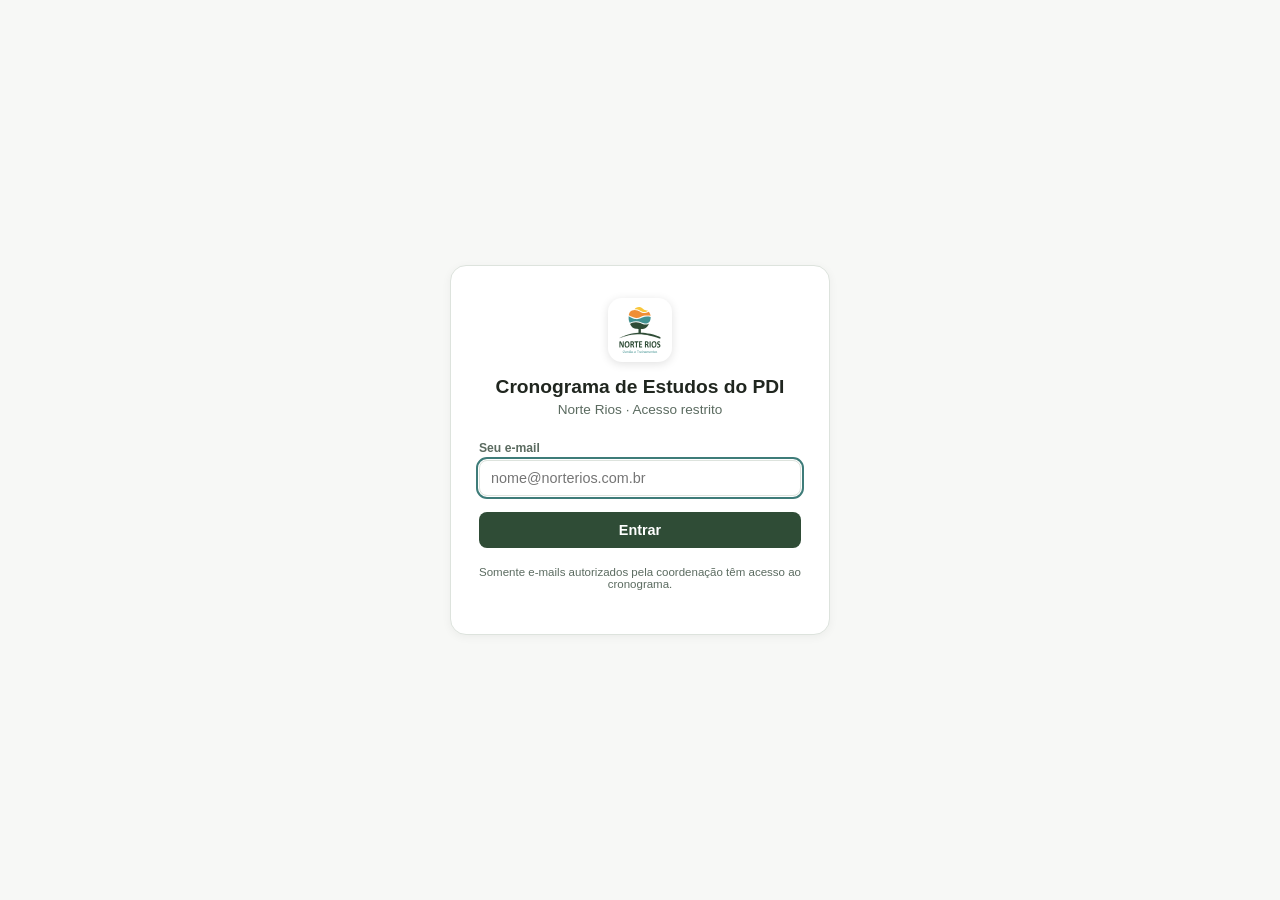
<file: index.html>
<!DOCTYPE html>
<html lang="pt-BR">
<head>
<meta charset="UTF-8">
<meta name="viewport" content="width=device-width, initial-scale=1.0">
<title>Cronograma de Estudos do PDI: Tarcila Virtuozo</title>
<link rel="stylesheet" href="css/theme.css">
<link rel="stylesheet" href="css/main.css">
</head>
<body>
<script src="js/auth-guard.js"></script>

<div class="topbar">
  <button class="tools-toggle" id="toolsToggle">⚙️ Mais opções</button>
  <div class="topbar-inner">
    <div class="logo-badge">
      <img src="assets/img/logo.svg" alt="Norte Rios">
    </div>
    <div>
      <h1>📚 Cronograma de Estudos do PDI</h1>
      <p>Tarcila Virtuozo · Analista Educacional · Norte Rios · Estudo protegido: quarta e sexta, 16h às 18h (4h/semana)</p>
    </div>
  </div>
  <div class="tools-panel" id="toolsPanel">
    <div class="card">
      <div class="tool-row">
        <div class="txt"><b>Guardar uma cópia de tudo que você preencheu</b><span>Baixa um arquivo com seus dados, para o caso de precisar restaurar depois ou levar para outro computador.</span></div>
        <button id="btnExportJson">Guardar cópia</button>
      </div>
      <div class="tool-row">
        <div class="txt"><b>Restaurar uma cópia salva antes</b><span>Escolha o arquivo que você guardou anteriormente para trazer seu progresso de volta.</span></div>
        <button id="btnImportJson">Restaurar cópia</button>
      </div>
      <div class="tool-row">
        <div class="txt"><b>Enviar as sessões de estudo para sua agenda</b><span>Gera um arquivo que o Google Agenda ou o Outlook conseguem abrir, já com os horários de estudo marcados.</span></div>
        <button id="btnExportIcs">Enviar para agenda</button>
      </div>
      <div class="tool-row">
        <div class="txt"><b>Imprimir ou salvar como PDF</b><span>Abre a tela de impressão do navegador.</span></div>
        <button id="btnPrint">Imprimir</button>
      </div>
      <div class="tool-row">
        <div class="txt"><b>Sair</b><span>Encerra sua sessão neste navegador. Seus dados continuam salvos; você só precisa entrar com o e-mail de novo.</span></div>
        <button id="btnLogout">🚪 Sair</button>
      </div>
    </div>
  </div>
  <input type="file" id="fileImport" accept=".json" style="display:none;">
</div>

<div class="wrap">

  <div class="card">
    <div class="ring-wrap">
      <div class="ring" id="progressRing" style="--pct:0;"><div class="ring-inner" id="progressRingLabel">0%</div></div>
      <div class="summary-grid" id="summaryGrid" style="flex:1;"></div>
    </div>
    <div class="small-note" id="summaryNote"></div>
    <div class="next-session" id="nextSessionBox" style="margin-top:10px;"></div>
  </div>

  <div class="tabs">
    <button class="tab-btn active" data-tab="cronograma">Cronograma por mês</button>
    <button class="tab-btn" data-tab="sessoes">Sessões de estudo</button>
    <button class="tab-btn" data-tab="cursos">Cursos e certificados</button>
    <button class="tab-btn" data-tab="indicadores">Indicadores por eixo</button>
    <button class="tab-btn" data-tab="analise">Análise</button>
  </div>

  <div class="tab-panel active" id="tab-cronograma">
    <div class="card small-note">
      Este cronograma <strong>alterna entre os eixos</strong> a cada sessão, em vez de terminar um eixo inteiro para só então começar outro; assim você avança em várias frentes ao mesmo tempo, na ordem de prioridade que você define na aba "Cursos". Ao marcar um curso como concluído, os meses seguintes recalculam sozinhos.
    </div>
    <div id="scheduleContainer"></div>
  </div>

  <div class="tab-panel" id="tab-sessoes">
    <div class="card">
      <h3 style="margin-top:0;">Registrar sessão de estudo</h3>
      <div class="form-grid">
        <div><label>Data</label><input type="date" id="sessDate"></div>
        <div><label>Curso</label><select id="sessCourse"></select></div>
        <div><label>Horas estudadas</label><input type="number" id="sessHoras" value="2" min="0" max="8" step="0.5"></div>
        <div><label>Notas (opcional)</label><input type="text" id="sessNotas" placeholder="o que foi visto"></div>
        <div><button class="btn-primary" id="btnAddSession">Registrar sessão</button></div>
      </div>
      <div style="margin-top:10px;">
        <button class="btn-secondary" id="btnMarkSkip">🚫 Marcar esta data como feriado/pausa (sem estudo)</button>
      </div>
    </div>

    <div class="card">
      <div class="streak-box">
        <div class="streak-chip"><div class="n" id="streakCurrent">0</div><div class="l">sequência atual</div></div>
        <div class="streak-chip"><div class="n" id="streakBest">0</div><div class="l">melhor sequência</div></div>
        <div class="streak-chip"><div class="n" id="totalSessions">0</div><div class="l">sessões registradas</div></div>
        <div class="streak-chip"><div class="n" id="totalHorasLogadas">0h</div><div class="l">horas estudadas (real)</div></div>
      </div>
      <div class="small-note">Últimas ~20 semanas (quartas e sextas). Quadrados mais escuros = mais horas estudadas naquele dia.</div>
      <div class="heatmap" id="heatmap"></div>
    </div>

    <div class="card">
      <h3 style="margin-top:0;">Histórico de sessões</h3>
      <div id="sessionsList"></div>
    </div>

    <div class="card">
      <h3 style="margin-top:0;">Feriados / pausas marcadas</h3>
      <div id="skipList"></div>
      <div class="small-note" id="skipEmptyNote" style="display:none;">Nenhuma data marcada como pausa.</div>
    </div>
  </div>

  <div class="tab-panel" id="tab-cursos">
    <div class="card" style="border:2px dashed var(--teal);">
      <h3 style="margin-top:0;">➕ Adicionar novo curso</h3>
      <div class="small-note" style="margin-top:-4px; margin-bottom:10px;">Encontrou um curso novo que quer fazer? Adicione aqui a qualquer momento; ele entra na lista de cursos e no rodízio do cronograma.</div>
      <div class="form-grid">
        <div><label>Nome do curso</label><input type="text" id="newCourseNome"></div>
        <div><label>Instituição</label><input type="text" id="newCourseInst"></div>
        <div><label>Eixo</label><select id="newCourseEixo"></select></div>
        <div><label>Carga horária (h)</label><input type="number" id="newCourseCh" min="1"></div>
        <div><button class="btn-primary" id="btnAddCourse">Adicionar curso</button></div>
      </div>
    </div>

    <div class="card">
      <div class="filters">
        <input type="text" id="searchCourse" placeholder="🔎 buscar curso...">
        <select id="filterEixo"><option value="">Todos os eixos</option></select>
        <select id="filterStatus">
          <option value="">Todos os status</option>
          <option value="pendente">Pendente</option>
          <option value="andamento">Em andamento</option>
          <option value="concluido">Concluído</option>
        </select>
        <span class="saved-flag" id="savedFlag">Alterações salvas ✓</span>
      </div>
      <div class="small-note" style="margin-bottom:10px;">Segure a alça <strong>☰</strong> e arraste o curso para qualquer posição da lista; funciona com o dedo no celular também. A ordem aqui decide qual eixo entra em cada troca de curso no cronograma. Todos os campos abaixo são editáveis direto no cartão.</div>
      <div id="coursesCards"></div>
    </div>
  </div>

  <div class="tab-panel" id="tab-indicadores">
    <div class="card small-note">
      Um retrato rápido de cada eixo: quanto já foi feito, quanto falta, e o ritmo real de estudo naquele eixo.
    </div>
    <div id="indicadoresGrid" class="ind-grid"></div>
    <div class="card">
      <h3 style="margin-top:0;">🎓 Meus certificados</h3>
      <div id="certList"></div>
      <div class="small-note" id="certEmptyNote" style="display:none;">Nenhum certificado anotado ainda. Preencha o campo "Certificado" nos cartões de curso conforme for concluindo.</div>
    </div>
  </div>

  <div class="tab-panel" id="tab-analise">
    <div class="card">
      <h3 style="margin-top:0;">Cursos concluídos por mês</h3>
      <table class="an-table" id="monthlyAnalysisTable">
        <thead><tr><th>Mês/Ano</th><th>Cursos concluídos</th><th>Horas concluídas</th></tr></thead>
        <tbody></tbody>
      </table>
      <div class="small-note" id="noConcludedNote" style="display:none;">Nenhum curso marcado como concluído ainda.</div>
    </div>
    <div class="card">
      <h3 style="margin-top:0;">Progresso por eixo</h3>
      <div id="eixoProgress"></div>
    </div>
    <div class="card">
      <h3 style="margin-top:0;">Horas realmente estudadas por mês</h3>
      <div id="planReal"></div>
    </div>
  </div>

  <div class="footer-note">Dados salvos automaticamente neste navegador, conforme você edita.</div>
</div>
<div class="toast" id="toast"></div>
<button class="logout-fab" id="btnLogoutFab" title="Sair do cronograma">🚪 Sair</button>

<div class="modal-bg" id="fallbackModal">
  <div class="modal">
    <h3 style="margin-top:0;">Copie o conteúdo abaixo</h3>
    <p class="small-note">Não consegui salvar o arquivo automaticamente aqui. Copie o texto e cole num arquivo novo chamado <span id="fallbackFilename"></span>.</p>
    <textarea id="fallbackText" readonly></textarea>
    <div style="text-align:right; margin-top:8px;"><button class="btn-secondary" onclick="document.getElementById('fallbackModal').classList.remove('show')">Fechar</button></div>
  </div>
</div>

<script src="js/data.js"></script>
<script src="js/state.js"></script>
<script src="js/scheduler.js"></script>
<script src="js/render-summary.js"></script>
<script src="js/render-schedule.js"></script>
<script src="js/dnd.js"></script>
<script src="js/render-courses.js"></script>
<script src="js/render-sessions.js"></script>
<script src="js/render-analysis.js"></script>
<script src="js/render-indicadores.js"></script>
<script src="js/io.js"></script>
<script src="js/app.js"></script>
</body>
</html>
</file>
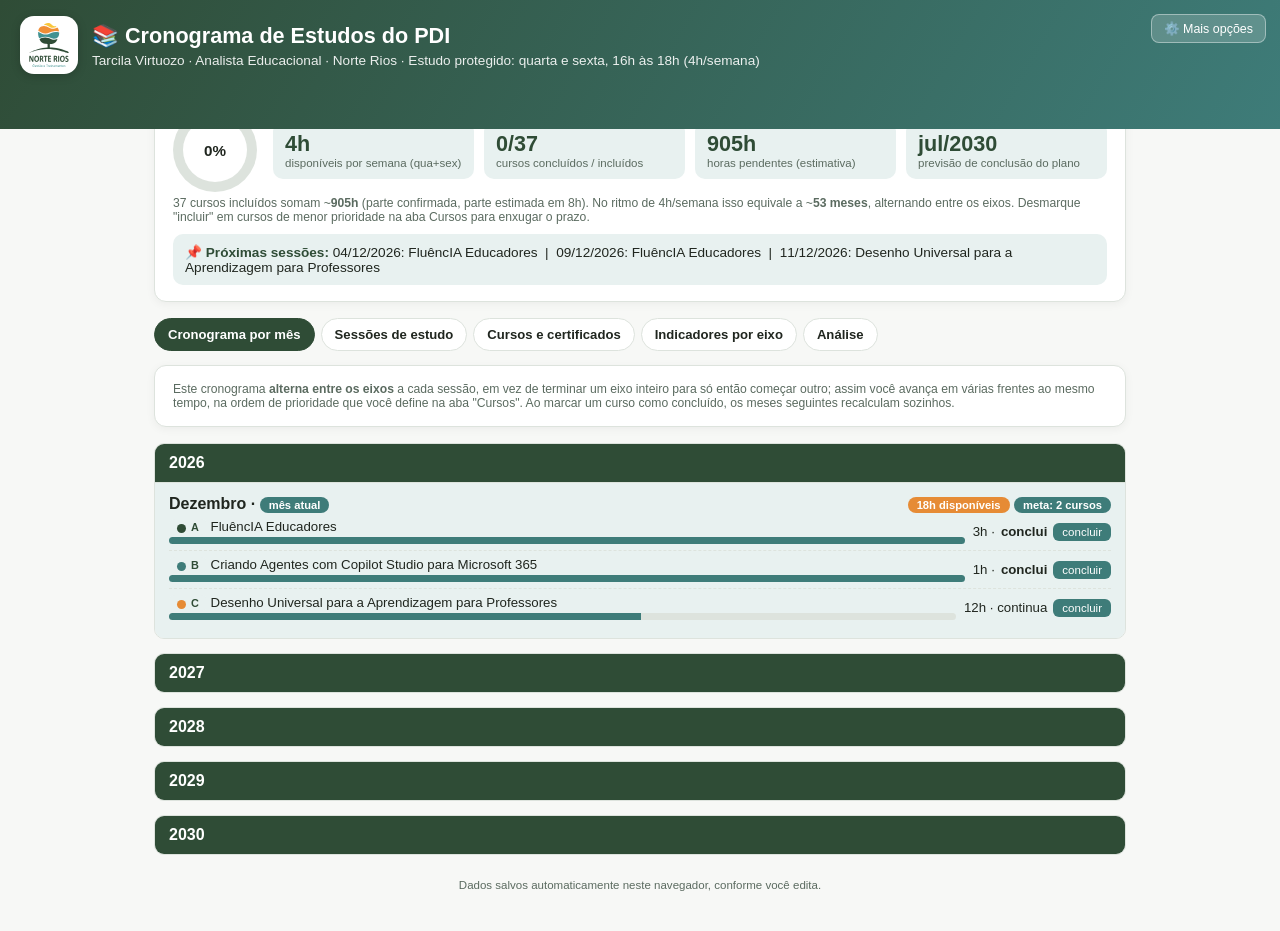
<file: cronograma_pdi_completo.html>
<!DOCTYPE html>
<html lang="pt-BR">
<head>
<meta charset="UTF-8">
<meta name="viewport" content="width=device-width, initial-scale=1.0">
<title>Cronograma de Estudos do PDI: Tarcila Virtuozo</title>
<style>
  :root{
    --dark-green:#2F4C36; --orange:#E68B35; --teal:#3E7C79; --light-teal:#E8F1F0;
    --bg:#F7F8F6; --card-bg:#FFFFFF; --text:#20261F; --muted:#5B6B60; --border:#DDE3DD;
  }
  @media (prefers-color-scheme: dark){
    :root:not([data-theme="light"]){ --bg:#181D19; --card-bg:#212823; --text:#EAF0EA; --muted:#9FB0A4; --border:#333D35; --light-teal:#243330; }
  }
  :root[data-theme="dark"]{ --bg:#181D19; --card-bg:#212823; --text:#EAF0EA; --muted:#9FB0A4; --border:#333D35; --light-teal:#243330; }
  *{box-sizing:border-box;}
  body{margin:0; font-family:Calibri,'Segoe UI',Arial,sans-serif; background:var(--bg); color:var(--text);}
  .topbar{background:linear-gradient(120deg,var(--dark-green),var(--teal)); color:#fff; padding:16px 20px 55px; position:relative;}
  .topbar h1{margin:0; font-size:1.35rem;}
  .topbar p{margin:4px 0 0; opacity:.9; font-size:.85rem;}
  .wrap{max-width:1000px; margin:-38px auto 40px; padding:0 14px;}
  .card{background:var(--card-bg); border:1px solid var(--border); border-radius:12px; padding:16px 18px; margin-bottom:16px; box-shadow:0 2px 10px rgba(0,0,0,.05); transition:box-shadow .2s;}
  .summary-grid{display:grid; grid-template-columns:repeat(auto-fit,minmax(150px,1fr)); gap:10px;}
  .stat{background:var(--light-teal); border-radius:10px; padding:10px 12px;}
  .stat .num{font-size:1.35rem; font-weight:700; color:var(--dark-green);}
  .stat .lbl{font-size:.72rem; color:var(--muted);}
  .ring-wrap{display:flex; align-items:center; gap:16px; flex-wrap:wrap;}
  .ring{width:84px; height:84px; border-radius:50%; display:flex; align-items:center; justify-content:center; flex:none;
        background:conic-gradient(var(--teal) calc(var(--pct)*1%), var(--border) 0); transition:background 1s;}
  .ring-inner{width:64px; height:64px; border-radius:50%; background:var(--card-bg); display:flex; align-items:center; justify-content:center; font-weight:700; font-size:.95rem;}
  .next-session{background:var(--light-teal); border-radius:10px; padding:10px 12px; font-size:.85rem;}
  .next-session b{color:var(--dark-green);}
  .tabs{display:flex; gap:6px; margin:14px 0; flex-wrap:wrap;}
  .tab-btn{background:var(--card-bg); border:1px solid var(--border); color:var(--text); padding:8px 13px; border-radius:999px; cursor:pointer; font-size:.82rem; font-weight:600; transition:transform .12s;}
  .tab-btn:hover{transform:translateY(-1px);}
  .tab-btn.active{background:var(--dark-green); color:#fff; border-color:var(--dark-green);}
  .tab-panel{display:none; animation:fadein .25s ease;} .tab-panel.active{display:block;}
  @keyframes fadein{from{opacity:0; transform:translateY(4px);} to{opacity:1; transform:translateY(0);}}
  details.year-block{margin-bottom:14px; border:1px solid var(--border); border-radius:10px; overflow:hidden;}
  details.year-block summary{background:var(--dark-green); color:#fff; padding:10px 14px; cursor:pointer; font-weight:700; list-style:none;}
  details.year-block summary::-webkit-details-marker{display:none;}
  .month-card{border-top:1px solid var(--border); padding:12px 14px;}
  .month-card.current{background:var(--light-teal);}
  .month-head{display:flex; justify-content:space-between; align-items:center; flex-wrap:wrap; gap:6px;}
  .month-head h4{margin:0; font-size:1rem;}
  .badge{display:inline-block; background:var(--orange); color:#fff; font-size:.7rem; font-weight:700; padding:2px 9px; border-radius:999px;}
  .badge.alt{background:var(--teal);}
  .course-line{display:flex; justify-content:space-between; gap:8px; padding:6px 0; border-bottom:1px dashed var(--border); font-size:.83rem;}
  .course-line:last-child{border-bottom:none;}
  .course-line .name{flex:1;}
  .progress-bar{background:var(--border); border-radius:6px; height:7px; overflow:hidden; margin-top:3px;}
  .progress-fill{background:var(--teal); height:100%; transition:width .4s;}
  select,input[type=text],input[type=date],input[type=number],textarea{
    font-family:inherit; font-size:.85rem; padding:6px 8px; border:1px solid var(--border); border-radius:7px; background:var(--card-bg); color:var(--text); width:100%;
  }
  textarea{resize:vertical; min-height:38px;}
  .filters{display:flex; gap:8px; margin-bottom:12px; flex-wrap:wrap; align-items:center;}
  .filters select, .filters input[type=text]{width:auto; min-width:150px;}
  .eixo-tag{font-size:.68rem; font-weight:700; padding:2px 8px; border-radius:6px; background:var(--light-teal); color:var(--dark-green); white-space:nowrap;}
  .saved-flag{font-size:.75rem; color:var(--teal); font-weight:600; opacity:0; transition:opacity .3s;}
  .saved-flag.show{opacity:1;}
  .small-note{font-size:.76rem; color:var(--muted); margin-top:4px;}
  .an-table{width:100%; border-collapse:collapse; font-size:.85rem;}
  .an-table th,.an-table td{border:1px solid var(--border); padding:6px 8px; text-align:left;}
  .an-table th{background:var(--light-teal);}
  .an-table td.num{text-align:right; font-variant-numeric:tabular-nums;}
  .eixo-progress-row{display:flex; align-items:center; gap:8px; margin-bottom:8px;}
  .eixo-progress-row .name{width:230px; font-size:.83rem;}
  .eixo-progress-row .bar-wrap{flex:1;}
  .eixo-progress-row .pct{width:50px; text-align:right; font-size:.78rem; font-weight:700;}
  .eixo-dot{display:inline-block; width:9px; height:9px; border-radius:50%; margin-right:5px; vertical-align:middle;}
  .ind-grid{display:grid; grid-template-columns:repeat(auto-fit,minmax(230px,1fr)); gap:12px; margin-bottom:16px;}
  .ind-card{background:var(--card-bg); border:1px solid var(--border); border-left:5px solid var(--teal); border-radius:10px; padding:12px 14px;}
  .ind-card h4{margin:0 0 8px; font-size:.92rem; display:flex; align-items:center;}
  .ind-card .ind-row{display:flex; justify-content:space-between; font-size:.8rem; margin-bottom:4px;}
  .ind-card .ind-row b{color:var(--dark-green);}
  .ind-card .ind-pace{margin-top:6px; font-size:.74rem; color:var(--muted); border-top:1px dashed var(--border); padding-top:6px;}
  .complete-btn{background:var(--teal); color:#fff; border:none; border-radius:6px; padding:3px 9px; font-size:.72rem; cursor:pointer; white-space:nowrap;}
  .complete-btn:hover{background:var(--dark-green);}
  .complete-btn[disabled]{background:var(--border); cursor:default;}
  .course-card.card-done{border-left:5px solid var(--teal); background:var(--light-teal);}
  .course-card.card-done .course-name{text-decoration:line-through; opacity:.75;}
  .toast{
    position:fixed; left:50%; bottom:24px; transform:translateX(-50%) translateY(20px);
    background:var(--dark-green); color:#fff; padding:12px 22px; border-radius:999px; font-weight:700; font-size:.9rem;
    box-shadow:0 6px 20px rgba(0,0,0,.25); opacity:0; pointer-events:none; transition:opacity .25s, transform .25s; z-index:80;
  }
  .toast.show{opacity:1; transform:translateX(-50%) translateY(0);}
  .btn-primary{background:var(--dark-green); color:#fff; border:none; padding:9px 18px; border-radius:8px; cursor:pointer; font-weight:600; font-size:.88rem;}
  .btn-primary:hover{opacity:.9;}
  .btn-secondary{background:var(--card-bg); color:var(--text); border:1px solid var(--border); padding:8px 15px; border-radius:8px; cursor:pointer; font-size:.85rem;}
  .btn-secondary:hover{background:var(--light-teal);}
  .form-grid{display:grid; grid-template-columns:repeat(auto-fit,minmax(140px,1fr)); gap:10px; align-items:end;}
  .form-grid label{font-size:.74rem; color:var(--muted); display:block; margin-bottom:3px;}
  .session-item{display:flex; justify-content:space-between; gap:8px; align-items:center; padding:8px 0; border-bottom:1px solid var(--border); font-size:.85rem;}
  .streak-box{display:flex; gap:14px; flex-wrap:wrap; margin-bottom:14px;}
  .streak-chip{background:var(--light-teal); border-radius:10px; padding:10px 16px; text-align:center;}
  .streak-chip .n{font-size:1.5rem; font-weight:800; color:var(--orange);}
  .streak-chip .l{font-size:.72rem; color:var(--muted);}
  .heatmap{display:grid; grid-template-columns:repeat(20,14px); gap:3px; margin-top:8px;}
  .heat-cell{width:14px; height:14px; border-radius:3px; background:var(--border);}
  .heat-1{background:#bcd9d3;} .heat-2{background:#7fb3ab;} .heat-3{background:var(--teal);} .heat-4{background:var(--dark-green);}
  .skip-list-item{display:flex; justify-content:space-between; padding:4px 0; font-size:.8rem; border-bottom:1px dashed var(--border);}
  .footer-note{font-size:.72rem; color:var(--muted); text-align:center; margin:24px 0 6px;}
  .iconbtn{background:none; border:1px solid var(--border); border-radius:6px; cursor:pointer; padding:3px 7px; font-size:.8rem; color:var(--text);}
  .iconbtn:hover{background:var(--light-teal);}

  /* course cards */
  .course-card{
    background:var(--card-bg); border:1px solid var(--border); border-radius:10px; padding:12px 14px; margin-bottom:10px;
    cursor:grab; transition:transform .15s, box-shadow .15s;
  }
  .course-card.dragging{opacity:.4;}
  .course-card.drag-over{border-color:var(--teal); box-shadow:0 0 0 2px var(--teal) inset;}
  .course-card-head{display:flex; align-items:center; gap:8px; flex-wrap:wrap;}
  .drag-handle{color:var(--muted); cursor:grab; font-size:1.5rem; user-select:none; touch-action:none; padding:6px 10px; margin:-6px 0 -6px -6px; border-radius:6px;}
  .drag-handle:active{cursor:grabbing; background:var(--light-teal);}
  .course-card-head .course-name{font-weight:700; flex:1; min-width:180px;}
  .ch-input{width:70px; display:inline-block;}
  .course-card-body{display:grid; grid-template-columns:repeat(auto-fit,minmax(160px,1fr)); gap:8px; margin-top:10px;}
  .course-card-body label{font-size:.72rem; color:var(--muted); display:block; margin-bottom:2px;}
  .inst-line{font-size:.76rem; color:var(--muted); margin-top:2px; margin-left:24px;}
  .status-select.st-concluido{border-color:var(--teal); background:var(--light-teal);}

  /* tools panel */
  .tools-toggle{
    position:absolute; right:14px; top:14px; background:rgba(255,255,255,.18); border:1px solid rgba(255,255,255,.4);
    color:#fff; padding:6px 12px; border-radius:8px; font-size:.78rem; cursor:pointer;
  }
  .tools-toggle:hover{background:rgba(255,255,255,.3);}
  .tools-panel{display:none; margin-top:10px;}
  .tools-panel.show{display:block;}
  .tools-panel .card{background:rgba(255,255,255,.12); border:1px solid rgba(255,255,255,.3); box-shadow:none;}
  .tool-row{display:flex; align-items:center; gap:10px; padding:8px 0; border-bottom:1px solid rgba(255,255,255,.2); flex-wrap:wrap;}
  .tool-row:last-child{border-bottom:none;}
  .tool-row .txt{flex:1; min-width:200px;}
  .tool-row .txt b{display:block; font-size:.88rem;}
  .tool-row .txt span{font-size:.76rem; opacity:.85;}
  .tools-panel button{background:rgba(255,255,255,.9); color:var(--dark-green); border:none; padding:7px 14px; border-radius:7px; font-weight:600; cursor:pointer; font-size:.8rem;}
  .topbar-inner{display:flex; align-items:center; gap:14px;}
  .logo-badge{
    background:#fff; border-radius:14px; padding:7px; width:58px; height:58px; flex:none;
    display:flex; align-items:center; justify-content:center; box-shadow:0 2px 10px rgba(0,0,0,.18);
  }
  .logo-badge svg{width:100%; height:100%; display:block;}

  .modal-bg{position:fixed; inset:0; background:rgba(0,0,0,.5); display:none; align-items:center; justify-content:center; z-index:50; padding:16px;}
  .modal-bg.show{display:flex;}
  .modal{background:var(--card-bg); border-radius:12px; padding:18px; max-width:560px; width:100%; max-height:80vh; overflow:auto;}
  .modal textarea{height:160px; font-family:monospace; font-size:.75rem;}

  @media print{
    .tools-toggle, .tabs, .btn-primary, .btn-secondary, input, select, .drag-handle{display:none !important;}
    .tab-panel{display:block !important;}
    body{background:#fff;}
  }
</style>
</head>
<body>

<div class="topbar">
  <button class="tools-toggle" id="toolsToggle">⚙️ Mais opções</button>
  <div class="topbar-inner">
    <div class="logo-badge">
<svg width="617" height="688" viewBox="0 0 617 688" fill="none" xmlns="http://www.w3.org/2000/svg">
<path d="M295.146 0.506506C315.551 0.809573 329.783 9.34436 342.364 19.2498C345.507 21.7244 348.549 24.2871 351.557 26.8266C354.567 29.3679 357.542 31.8854 360.558 34.2804C366.59 39.0704 372.768 43.3507 379.665 46.3037C391.568 51.4007 401.081 51.6518 408.072 51.3785C411.544 51.2427 414.483 50.97 416.734 51.1155C419.002 51.2621 420.779 51.8421 421.785 53.5765C422.31 54.4827 422.35 55.5417 422.012 56.6476C421.676 57.7459 420.962 58.9167 419.934 60.1083C417.876 62.4931 414.486 65.0504 410.01 67.3866C401.051 72.0632 387.646 75.9031 371.567 75.6643C350.207 75.347 334.649 68.7507 320.316 60.8537C305.962 52.9454 292.931 43.7988 276.461 38.2234C261.852 33.2784 249.67 32.6002 241.453 32.6649C239.398 32.6811 237.59 32.7433 236.05 32.7976C234.516 32.8516 233.233 32.8984 232.248 32.8798C231.755 32.8705 231.322 32.8446 230.96 32.7923C230.607 32.7413 230.277 32.6593 230.02 32.5107C229.741 32.3496 229.516 32.0865 229.493 31.7098C229.473 31.3822 229.615 31.0667 229.794 30.7894C230.992 28.9353 233.772 26.0947 237.7 22.9001C241.642 19.6948 246.778 16.1026 252.724 12.75C264.608 6.04906 279.775 0.278236 295.146 0.506506Z" fill="#F9C63B" stroke="#F9C63B"/>
<path d="M314.928 149.738C294.418 158.43 274.198 165.848 249.572 164.089C232.666 162.881 211.092 155.973 191.083 147.636C171.067 139.295 152.563 129.5 141.782 122.479L141.526 122.312L141.557 122.009V122.003C141.558 121.999 141.558 121.993 141.559 121.985C141.561 121.97 141.564 121.947 141.567 121.918C141.573 121.859 141.584 121.772 141.597 121.658C141.624 121.43 141.666 121.094 141.726 120.66C141.846 119.793 142.035 118.534 142.318 116.967C142.883 113.832 143.818 109.455 145.299 104.487C148.259 94.5604 153.412 82.227 162.187 72.7207C177.288 56.3609 202.425 45.0606 229.554 45.0605C256.7 45.0605 279.874 56.6649 329.333 81.6445C353.928 94.0658 380.161 91.6987 400.539 86.1436C410.723 83.3672 419.431 79.7983 425.718 76.8955C428.861 75.4444 431.399 74.1603 433.215 73.2246C434.12 72.7583 434.855 72.3737 435.388 72.1025C435.655 71.9667 435.879 71.8555 436.053 71.7744C436.208 71.7023 436.375 71.6289 436.502 71.6016C436.734 71.5518 436.98 71.5815 437.208 71.6426C437.443 71.7052 437.697 71.8105 437.964 71.9492C438.499 72.2267 439.132 72.6612 439.839 73.2422C441.256 74.4063 443.015 76.1974 444.937 78.6191C448.783 83.4654 453.308 90.8686 457.076 100.915C460.83 110.927 463.087 118.325 464.28 123.353C464.876 125.864 465.209 127.797 465.33 129.175C465.39 129.862 465.399 130.428 465.355 130.865C465.333 131.084 465.296 131.284 465.24 131.458C465.185 131.627 465.101 131.805 464.961 131.944L464.895 132.001C464.737 132.119 464.554 132.139 464.464 132.145C464.332 132.153 464.181 132.142 464.027 132.123C463.716 132.084 463.301 132 462.797 131.883C461.79 131.649 460.337 131.266 458.49 130.808C454.78 129.888 449.39 128.642 442.41 127.583C428.45 125.465 408.122 124.093 382.174 127.586C356.257 131.075 335.454 141.04 314.928 149.738Z" fill="#F08E35" stroke="#F08E35"/>
<path d="M140.715 139.572C140.741 139.578 140.759 139.583 140.763 139.584C140.785 139.59 140.803 139.599 140.815 139.603C140.84 139.613 140.867 139.625 140.89 139.635C140.937 139.658 140.999 139.688 141.072 139.725C141.22 139.801 141.431 139.912 141.699 140.053C142.236 140.338 143.014 140.755 144.006 141.285C145.992 142.347 148.846 143.866 152.369 145.699C159.416 149.365 169.145 154.282 179.982 159.294C201.683 169.328 227.746 179.695 245.649 181.186C281.508 184.174 299.879 174.239 342.413 156.224C384.362 138.458 432.616 138.663 465.214 148.243L466.755 148.707L467.086 148.808L467.106 149.155V149.157C467.107 149.158 467.107 149.16 467.107 149.163C467.108 149.168 467.108 149.176 467.108 149.186C467.11 149.207 467.111 149.237 467.113 149.276C467.118 149.355 467.124 149.473 467.131 149.627C467.145 149.934 467.165 150.388 467.185 150.971C467.224 152.139 467.266 153.83 467.271 155.926C467.282 160.116 467.15 165.929 466.579 172.416C465.439 185.367 462.544 201.098 455.473 211.957C439.366 236.692 412.719 247.575 381.086 246.184C373.137 245.835 364.3 243.458 354.71 240.143C345.125 236.83 334.722 232.556 323.682 228.404C301.567 220.088 276.771 212.215 250.126 213.184C196.732 215.126 161.263 234.52 157.319 236.984L156.918 237.235L156.646 236.848C150.592 228.273 142.62 210.191 140.111 188.117C138.858 177.085 138.746 165.059 139.003 155.797C139.131 151.164 139.352 147.218 139.569 144.427C139.678 143.033 139.786 141.924 139.881 141.159C139.928 140.779 139.974 140.474 140.017 140.26C140.037 140.157 140.06 140.057 140.088 139.975C140.1 139.938 140.122 139.877 140.159 139.817C140.177 139.787 140.214 139.735 140.271 139.685C140.33 139.635 140.445 139.56 140.607 139.56L140.715 139.572Z" fill="#429291" stroke="#429291"/>
<path d="M164.808 251.198C175.17 244.392 209.673 227.661 249.566 228.561C290.251 229.478 309.435 238.118 328.011 246.487C339.845 251.819 351.401 257.024 368.144 260.068C395.525 265.047 418.856 260.069 439.262 249.023L440.217 248.508L439.99 249.568C433.952 277.745 410.844 301.684 392.275 313.882C363.906 332.517 337.996 327.838 321.554 327.741V383.325C365.052 384.45 406.654 389.284 460.153 400.07C491.18 406.326 523.452 415.832 549.778 424.774C576.09 433.712 596.503 442.099 603.795 446.122C611.124 450.165 614.628 454.894 615.543 459.207C616.459 463.524 614.758 467.349 611.848 469.465C610.624 470.355 609.013 470.745 607.027 470.756C605.041 470.767 602.632 470.399 599.77 469.726C594.047 468.379 586.392 465.783 576.451 462.412L576.448 462.411L576.438 462.407H576.437L576.428 462.404H576.427C571.636 460.78 566.308 458.973 560.398 457.035C529.9 447.036 392.474 404.063 267.07 408.06C150.391 411.778 34.5559 453.563 7.31201 463.392L7.31006 463.393L7.29736 463.396C5.26879 464.128 3.7281 464.685 2.71729 465.033C2.25988 465.191 1.89498 465.306 1.62451 465.377C1.49033 465.412 1.36847 465.44 1.26514 465.455C1.21359 465.463 1.15764 465.469 1.10205 465.47C1.05299 465.471 0.97063 465.468 0.881348 465.44C0.794261 465.413 0.609141 465.329 0.530762 465.107C0.458251 464.902 0.533853 464.732 0.567871 464.668C0.635848 464.541 0.748394 464.447 0.810059 464.396C0.963676 464.271 1.2031 464.116 1.50244 463.938C2.71369 463.221 5.28595 461.914 8.92334 460.167C16.2115 456.667 27.8489 451.369 41.6274 445.421C69.1797 433.526 105.328 419.016 132.414 411.08C189.037 394.49 239.139 384.892 286.554 383.298V327.431C277.019 327.914 263.573 327.406 249.904 325.381C235.988 323.319 221.795 319.684 211.26 313.902C182.12 297.91 168.107 273.301 161.58 253.719L161.453 253.338L161.797 253.132C162.582 252.661 163.582 252.003 164.808 251.198Z" fill="#2F4C36" stroke="#2F4C36"/>
<path d="M68.3716 650.85C72.358 650.85 75.5538 651.729 77.9585 653.488C80.3793 655.231 82.0099 657.854 82.8491 661.357L78.6362 662.542C77.9745 659.992 76.7883 658.08 75.0776 656.805C73.3669 655.514 71.1314 654.868 68.3716 654.868C64.0948 654.868 60.8667 656.176 58.688 658.79C56.5094 661.405 55.4204 664.827 55.4204 669.055C55.4204 672.218 55.9447 674.848 56.9937 676.946C58.0588 679.044 59.6242 680.635 61.6899 681.716C63.7718 682.781 66.0314 683.314 68.4683 683.314C72.1801 683.314 75.6342 682.095 78.8296 679.658V673.073H68.3716V668.837H83.3813V681.982C78.9108 685.694 74.0202 687.55 68.7104 687.55C63.2717 687.55 58.8822 685.895 55.5415 682.587C52.2168 679.262 50.5542 674.848 50.5542 669.345C50.5542 665.988 51.2319 662.865 52.5874 659.977C53.9592 657.072 55.9689 654.828 58.6157 653.246C61.2786 651.648 64.5306 650.85 68.3716 650.85ZM100.57 660.678C102.442 660.678 104.242 661.09 105.968 661.913C107.711 662.736 109.188 664.14 110.398 666.125C111.608 668.094 112.213 671.12 112.213 675.203H92.9683C93.1458 678.044 93.9528 680.215 95.3892 681.716C96.8415 683.217 98.6488 683.967 100.811 683.967C102.473 683.967 103.87 683.532 105 682.66C106.129 681.773 106.993 680.44 107.59 678.665L112.069 679.222C111.343 681.901 110.01 683.959 108.074 685.396C106.137 686.832 103.716 687.55 100.811 687.55C96.954 687.55 93.936 686.372 91.7573 684.016C89.5947 681.643 88.5132 678.407 88.5132 674.308C88.5132 670.257 89.5627 666.973 91.6606 664.455C93.7749 661.937 96.7448 660.678 100.57 660.678ZM125.868 660.678C128.934 660.678 131.315 661.284 133.009 662.494C134.72 663.689 135.745 665.48 136.083 667.868L131.823 668.449C131.629 667.045 131.056 665.996 130.104 665.302C129.168 664.592 127.86 664.237 126.182 664.237C124.52 664.237 123.172 664.519 122.139 665.084C121.122 665.649 120.615 666.473 120.615 667.554C120.615 668.57 121.018 669.297 121.825 669.733C122.648 670.168 124.262 670.701 126.667 671.33C129.378 672.024 131.403 672.637 132.743 673.17C134.098 673.703 135.148 674.453 135.89 675.421C136.649 676.373 137.028 677.705 137.028 679.416C137.028 681.708 136.091 683.636 134.219 685.201C132.347 686.767 129.846 687.55 126.715 687.55C123.455 687.55 120.905 686.864 119.065 685.492C117.241 684.104 116.119 682.03 115.7 679.271L120.034 678.617C120.26 680.409 120.921 681.748 122.018 682.636C123.132 683.524 124.681 683.967 126.667 683.967C128.571 683.967 130.032 683.572 131.048 682.781C132.065 681.974 132.574 680.998 132.574 679.852C132.574 679.077 132.34 678.455 131.872 677.987C131.404 677.519 130.814 677.172 130.104 676.946C129.41 676.704 127.836 676.285 125.383 675.688C121.736 674.816 119.323 673.759 118.145 672.517C116.983 671.274 116.402 669.789 116.402 668.062C116.402 665.915 117.258 664.148 118.968 662.76C120.679 661.372 122.979 660.678 125.868 660.678ZM166.999 660.678C170.081 660.678 172.341 661.138 173.777 662.058C175.229 662.962 176.117 664.06 176.44 665.351C176.779 666.642 176.948 668.305 176.948 670.338V676.196C176.948 679.763 177.013 682.159 177.142 683.386C177.287 684.596 177.69 685.783 178.352 686.944H173.777C173.357 686.138 173.059 685.081 172.881 683.774C169.96 686.291 166.805 687.55 163.416 687.55C160.704 687.55 158.566 686.872 157 685.517C155.435 684.161 154.652 682.369 154.652 680.142C154.652 678.012 155.402 676.261 156.903 674.889C158.42 673.501 161.043 672.581 164.771 672.129L168.838 671.524C170.355 671.281 171.606 670.983 172.59 670.628C172.59 669.321 172.55 668.401 172.469 667.868C172.389 667.32 172.146 666.755 171.743 666.174C171.355 665.593 170.726 665.125 169.855 664.77C168.983 664.415 167.813 664.237 166.344 664.237C164.472 664.237 162.988 664.584 161.89 665.277C160.809 665.971 160.066 667.263 159.663 669.151L155.402 668.595C155.87 665.964 157.073 663.987 159.009 662.663C160.946 661.34 163.609 660.678 166.999 660.678ZM194.136 660.678C197.606 660.678 200.479 661.808 202.754 664.068C205.046 666.327 206.192 669.539 206.192 673.702C206.192 678.754 204.957 682.329 202.488 684.427C200.019 686.509 197.235 687.55 194.136 687.55C190.892 687.55 188.076 686.477 185.687 684.33C183.299 682.184 182.104 678.778 182.104 674.114C182.104 669.595 183.258 666.23 185.566 664.019C187.874 661.791 190.731 660.678 194.136 660.678ZM235.751 660.678C237.623 660.678 239.423 661.09 241.15 661.913C242.893 662.736 244.369 664.14 245.58 666.125C246.79 668.094 247.395 671.12 247.395 675.203H228.15C228.327 678.044 229.134 680.215 230.571 681.716C232.023 683.217 233.83 683.967 235.993 683.967C237.655 683.967 239.051 683.532 240.181 682.66C241.311 681.773 242.175 680.44 242.772 678.665L247.25 679.222C246.524 681.901 245.192 683.959 243.255 685.396C241.319 686.832 238.898 687.55 235.993 687.55C232.136 687.55 229.118 686.372 226.939 684.016C224.776 681.643 223.695 678.407 223.695 674.308C223.695 670.257 224.744 666.973 226.842 664.455C228.957 661.937 231.926 660.678 235.751 660.678ZM323.967 660.678C325.839 660.678 327.639 661.09 329.366 661.913C331.109 662.736 332.586 664.14 333.796 666.125C335.007 668.094 335.612 671.12 335.612 675.203H316.366C316.543 678.044 317.35 680.215 318.787 681.716C320.239 683.217 322.047 683.967 324.209 683.967C325.872 683.967 327.268 683.532 328.398 682.66C329.528 681.773 330.391 680.44 330.988 678.665L335.466 679.222C334.74 681.901 333.409 683.959 331.472 685.396C329.535 686.832 327.114 687.55 324.209 687.55C320.352 687.55 317.334 686.372 315.156 684.016C312.993 681.643 311.912 678.407 311.912 674.308C311.912 670.257 312.961 666.973 315.059 664.455C317.173 661.938 320.142 660.678 323.967 660.678ZM390.445 660.678C393.527 660.678 395.787 661.138 397.223 662.058C398.676 662.962 399.563 664.06 399.886 665.351C400.225 666.642 400.395 668.305 400.395 670.338V676.196C400.395 679.763 400.459 682.159 400.588 683.386C400.734 684.596 401.137 685.783 401.798 686.944H397.223C396.804 686.138 396.505 685.081 396.328 683.774C393.406 686.291 390.251 687.55 386.862 687.55C384.151 687.55 382.012 686.872 380.447 685.517C378.881 684.161 378.098 682.369 378.098 680.142C378.098 678.012 378.849 676.261 380.35 674.889C381.867 673.501 384.489 672.581 388.217 672.129L392.285 671.524C393.802 671.281 395.052 670.983 396.037 670.628C396.037 669.321 395.996 668.401 395.916 667.868C395.835 667.32 395.593 666.755 395.19 666.174C394.803 665.593 394.173 665.125 393.301 664.77C392.43 664.415 391.26 664.237 389.792 664.237C387.919 664.237 386.434 664.584 385.336 665.278C384.255 665.972 383.513 667.263 383.11 669.151L378.849 668.595C379.317 665.964 380.519 663.987 382.456 662.663C384.392 661.34 387.056 660.678 390.445 660.678ZM459.101 660.678C460.973 660.678 462.773 661.09 464.5 661.913C466.242 662.736 467.719 664.14 468.929 666.125C470.14 668.094 470.746 671.12 470.746 675.203H451.5C451.677 678.044 452.484 680.215 453.92 681.716C455.373 683.217 457.181 683.967 459.343 683.967C461.005 683.967 462.401 683.532 463.531 682.66C464.661 681.773 465.524 680.44 466.122 678.665L470.6 679.222C469.874 681.901 468.542 683.959 466.605 685.396C464.668 686.832 462.248 687.55 459.343 687.55C455.486 687.55 452.467 686.372 450.289 684.016C448.126 681.643 447.044 678.407 447.044 674.308C447.044 670.257 448.094 666.973 450.192 664.455C452.306 661.937 455.276 660.678 459.101 660.678ZM527.877 660.678C531.347 660.678 534.22 661.808 536.496 664.068C538.787 666.327 539.934 669.539 539.934 673.702C539.934 678.754 538.699 682.329 536.23 684.427C533.761 686.509 530.976 687.55 527.877 687.55C524.634 687.55 521.818 686.477 519.429 684.33C517.041 682.184 515.846 678.778 515.846 674.114C515.846 669.595 517 666.23 519.308 664.019C521.616 661.792 524.472 660.678 527.877 660.678ZM553.394 660.678C556.46 660.678 558.841 661.284 560.536 662.494C562.246 663.689 563.271 665.48 563.61 667.868L559.349 668.449C559.155 667.045 558.583 665.996 557.63 665.302C556.694 664.592 555.387 664.237 553.708 664.237C552.046 664.237 550.698 664.519 549.666 665.084C548.649 665.649 548.14 666.473 548.14 667.554C548.14 668.57 548.544 669.297 549.351 669.733C550.174 670.168 551.788 670.701 554.193 671.33C556.904 672.024 558.93 672.637 560.269 673.17C561.625 673.703 562.674 674.453 563.417 675.421C564.175 676.373 564.554 677.705 564.554 679.416C564.554 681.708 563.618 683.636 561.746 685.201C559.873 686.767 557.372 687.55 554.241 687.55C550.981 687.55 548.431 686.864 546.591 685.492C544.768 684.104 543.646 682.03 543.226 679.271L547.559 678.617C547.785 680.409 548.447 681.748 549.544 682.636C550.658 683.524 552.208 683.967 554.193 683.967C556.097 683.967 557.558 683.572 558.575 682.781C559.591 681.974 560.1 680.998 560.1 679.852C560.1 679.077 559.866 678.455 559.398 677.987C558.93 677.519 558.34 677.172 557.63 676.946C556.936 676.704 555.363 676.285 552.91 675.688C549.262 674.816 546.85 673.759 545.671 672.517C544.509 671.274 543.928 669.789 543.928 668.062C543.928 665.915 544.784 664.148 546.495 662.76C548.205 661.372 550.505 660.678 553.394 660.678ZM147.34 661.259H151.699V664.624H147.34V679.658C147.34 680.949 147.47 681.869 147.728 682.418C148.002 682.95 148.68 683.217 149.761 683.217C150.391 683.217 151.037 683.152 151.699 683.023L152.303 686.897C151.012 687.155 149.923 687.283 149.036 687.283C147.131 687.283 145.743 686.953 144.872 686.291C144 685.613 143.468 684.758 143.274 683.725C143.08 682.692 142.983 681.256 142.983 679.416V664.624H139.812V661.259H142.983V654.868L147.34 652.23V661.259ZM508.68 661.259H513.038V664.624H508.68V679.658C508.68 680.949 508.81 681.869 509.068 682.418C509.342 682.95 510.02 683.217 511.101 683.217C511.73 683.217 512.376 683.152 513.038 683.023L513.643 686.897C512.352 687.155 511.262 687.283 510.375 687.283C508.47 687.283 507.082 686.953 506.21 686.291C505.339 685.613 504.806 684.758 504.613 683.725C504.419 682.692 504.323 681.256 504.323 679.416V664.624H501.151V661.259H504.323V654.868L508.68 652.23V661.259ZM292.351 655.667H280.61V686.944H275.889V655.667H264.245V651.455H292.351V655.667ZM306.15 660.678C307.635 660.678 309.128 661.138 310.628 662.058L309.127 666.077C308.046 665.448 306.989 665.133 305.957 665.133C304.326 665.133 303.092 665.867 302.252 667.336C301.413 668.788 300.994 670.83 300.994 673.46V686.944H296.636V661.259H300.606V665.133H300.703C302.091 662.163 303.907 660.678 306.15 660.678ZM345.247 686.944H340.889V661.259H345.247V686.944ZM364.082 660.678C365.437 660.678 366.777 660.92 368.1 661.404C369.423 661.889 370.456 662.615 371.199 663.583C371.957 664.551 372.434 665.584 372.627 666.682C372.821 667.779 372.917 669.265 372.917 671.137V686.944H368.536V671.33C368.536 668.7 368.06 666.892 367.108 665.907C366.172 664.923 364.864 664.431 363.186 664.431C361.895 664.431 360.668 664.746 359.506 665.375C358.36 666.005 357.545 666.892 357.061 668.038C356.577 669.184 356.334 670.806 356.334 672.903V686.944H351.977V661.259H355.899V664.891H355.996C356.916 663.487 358.046 662.437 359.385 661.743C360.741 661.033 362.306 660.678 364.082 660.678ZM433.948 660.678C436.611 660.678 438.604 661.397 439.927 662.833C441.267 664.27 441.937 666.424 441.937 669.297V686.944H437.58V670.725C437.58 669.531 437.499 668.514 437.337 667.675C437.176 666.82 436.756 666.069 436.079 665.423C435.417 664.761 434.376 664.431 432.956 664.431C431.245 664.431 429.768 665.028 428.525 666.222C427.282 667.416 426.661 669.353 426.661 672.032V686.944H422.303V670.24C422.303 668.013 421.908 666.488 421.118 665.665C420.343 664.842 419.237 664.431 417.8 664.431C415.928 664.431 414.388 665.076 413.177 666.367C411.983 667.658 411.385 670.071 411.385 673.606V686.944H407.028V661.259H410.95V664.842H411.046C412.789 662.066 415.347 660.678 418.72 660.678C420.608 660.678 422.158 661.058 423.369 661.817C424.595 662.559 425.483 663.68 426.032 665.181C427.936 662.179 430.575 660.678 433.948 660.678ZM488.175 660.678C489.531 660.678 490.871 660.92 492.194 661.404C493.517 661.889 494.55 662.615 495.292 663.583C496.051 664.551 496.527 665.584 496.721 666.682C496.915 667.779 497.012 669.265 497.012 671.137V686.944H492.63V671.33C492.63 668.7 492.154 666.892 491.202 665.907C490.266 664.923 488.958 664.431 487.28 664.431C485.989 664.431 484.762 664.746 483.6 665.375C482.454 666.005 481.639 666.892 481.155 668.038C480.671 669.184 480.429 670.806 480.429 672.903V686.944H476.071V661.259H479.993V664.891H480.089C481.009 663.487 482.139 662.437 483.479 661.743C484.835 661.033 486.4 660.678 488.175 660.678ZM172.59 674.066C170.315 674.824 167.531 675.429 164.239 675.881C160.946 676.317 159.3 677.705 159.3 680.045C159.3 681.223 159.744 682.2 160.631 682.975C161.519 683.733 162.794 684.112 164.457 684.112C166.603 684.112 168.492 683.474 170.122 682.199C171.767 680.908 172.59 678.721 172.59 675.639V674.066ZM396.037 674.066C393.761 674.824 390.977 675.429 387.685 675.881C384.393 676.317 382.747 677.705 382.747 680.045C382.747 681.223 383.19 682.2 384.078 682.975C384.965 683.733 386.241 684.112 387.903 684.112C390.049 684.112 391.938 683.475 393.568 682.2C395.214 680.909 396.037 678.722 396.037 675.64V674.066ZM194.136 664.237C191.925 664.237 190.109 665.068 188.689 666.731C187.269 668.377 186.559 670.838 186.559 674.114C186.559 677.374 187.277 679.836 188.713 681.498C190.166 683.144 191.974 683.967 194.136 683.967C196.622 683.967 198.51 683.047 199.801 681.207C201.092 679.367 201.738 676.946 201.738 673.944C201.738 670.733 201.003 668.312 199.535 666.682C198.082 665.052 196.283 664.237 194.136 664.237ZM527.877 664.237C525.667 664.237 523.851 665.068 522.431 666.731C521.011 668.377 520.3 670.838 520.3 674.114C520.3 677.374 521.018 679.836 522.455 681.498C523.907 683.144 525.715 683.967 527.877 683.967C530.363 683.967 532.251 683.047 533.542 681.207C534.834 679.367 535.479 676.946 535.479 673.944C535.479 670.733 534.745 668.312 533.276 666.682C531.823 665.052 530.024 664.237 527.877 664.237ZM100.57 664.237C98.5202 664.237 96.8337 664.923 95.5103 666.295C94.1869 667.667 93.4193 669.442 93.2095 671.62H107.735C107.557 669.006 106.743 667.125 105.291 665.98C103.854 664.818 102.28 664.238 100.57 664.237ZM235.751 664.237C233.702 664.237 232.014 664.923 230.691 666.295C229.368 667.667 228.601 669.442 228.391 671.62H242.917C242.739 669.006 241.925 667.125 240.472 665.98C239.036 664.818 237.462 664.238 235.751 664.237ZM323.967 664.237C321.918 664.237 320.231 664.923 318.908 666.295C317.585 667.667 316.818 669.442 316.608 671.62H331.133C330.956 669.006 330.14 667.125 328.688 665.98C327.252 664.818 325.678 664.237 323.967 664.237ZM459.101 664.237C457.051 664.237 455.365 664.923 454.042 666.295C452.718 667.667 451.952 669.442 451.742 671.62H466.266C466.089 669.006 465.274 667.125 463.822 665.98C462.385 664.818 460.812 664.238 459.101 664.237ZM174.648 651.455C174.648 653.263 174.18 654.634 173.244 655.57C172.324 656.49 171.203 656.95 169.879 656.95C169.137 656.95 168.515 656.869 168.015 656.708C167.515 656.531 166.917 656.216 166.223 655.764C165.077 655.038 164.166 654.675 163.488 654.675C162.148 654.675 161.454 655.433 161.406 656.95H158.428C158.428 655.159 158.912 653.795 159.88 652.859C160.849 651.923 162.003 651.455 163.342 651.455C164.391 651.455 165.521 651.834 166.732 652.593C167.958 653.351 168.959 653.731 169.734 653.731C170.847 653.731 171.493 652.972 171.67 651.455H174.648ZM345.247 656.394H340.889V651.455H345.247V656.394Z" fill="#429291"/>
<path fill-rule="evenodd" clip-rule="evenodd" d="M9.12184 607.227C17.045 607.227 15.3406 602.659 15.3707 594.505C15.3775 592.672 15.1263 591.786 15.1332 590.117L15.1385 537.607C15.7481 538.308 19.2225 546.441 19.502 547.123L25.9027 561.543C30.6339 571.684 36.1826 584.661 40.7602 595.265C42.1908 598.579 43.4776 601.684 45.854 604.051C48.7341 606.921 52.4557 606.996 57.7179 606.996C62.2449 606.996 64.1416 605.532 64.9195 601.704C65.7091 597.818 65.3547 568.248 65.3547 564.668C65.3547 560.29 65.586 556.721 65.586 552.41C65.586 548.247 65.586 544.083 65.586 539.92C65.586 532.035 65.1234 522.983 65.1234 515.171C61.7561 512.917 55.9637 513.134 52.26 514.341C51.2447 514.672 51.4476 514.273 51.2064 515.369C50.1631 520.109 51.2385 574.195 51.2385 579.703C51.08 579.52 51.122 579.602 50.9554 579.292L46.9942 570.299C46.2642 568.656 45.6289 567.261 44.9584 565.626L27.2149 525.305C26.8167 524.434 26.5783 523.719 26.2159 522.834C23.7244 516.757 21.71 513.964 14.6736 513.785C13.4241 513.754 12.9041 513.46 11.4381 513.548C8.93103 513.697 4.35298 513.754 2.80793 515.105C1.01938 516.67 1.32175 517.391 0.923095 520.16C0.529306 522.9 0.790946 548.463 0.791389 554.26C0.791389 556.821 0.554097 558.551 0.55941 560.967L0.554319 584.797C0.548121 586.277 0.784085 586.684 0.800243 588.02C0.827691 590.247 0.791389 592.506 0.791389 594.737C0.791389 597.276 1.0424 599.118 1.0216 601.446C0.97954 606.172 2.12726 607.227 9.12184 607.227Z" fill="#2F4C36"/>
<path fill-rule="evenodd" clip-rule="evenodd" d="M518.224 592.655C510.164 592.655 504.877 589.753 501.532 582.509C499.641 578.411 498.263 572.334 497.872 567.432L497.872 554.966C498.522 546.976 500.763 535.567 507.62 530.94C512.424 527.699 519.728 526.594 525.306 528.678C527.018 529.317 528.04 530.083 529.429 531.034C532.023 532.812 533.631 535.684 534.965 538.453C535.867 540.327 536.859 543.845 537.166 545.967C537.32 547.031 537.543 547.901 537.629 548.743C537.845 550.857 538.139 552.561 538.127 554.721C538.121 555.778 538.071 556.858 538.223 557.863C538.663 560.765 537.706 569.7 537.202 572.765C536.816 575.106 535.984 578.201 535.088 580.368L530.466 587.775C527.557 590.575 522.829 592.655 518.224 592.655ZM514.522 608.384C520.005 608.384 521.275 608.228 526.388 607.292C536.235 605.489 543.13 599.495 548.006 591.197C556.71 576.383 557.027 548.317 550.856 532.747C549.893 530.318 548.833 528.293 547.541 526.114L545.568 523.229C543.19 520.258 541.02 518.418 537.851 516.37C533.994 513.877 527.403 511.933 522.621 511.933H517.53C514.007 511.933 506.883 513.346 503.756 514.819C503.346 515.012 503.195 515.074 502.8 515.25C500.512 516.271 498.269 517.567 496.31 519.172C496.005 519.422 495.85 519.575 495.566 519.817C492.149 522.729 488.209 527.817 486.254 532.714C484.357 537.466 483.605 539.562 482.606 544.565C481.652 549.35 481.184 553.805 481.2 558.887C481.209 562.023 480.792 565.221 481.261 568.769C482.552 578.523 482.388 580.573 486.192 589.746C486.52 590.538 486.628 590.834 486.995 591.488C487.327 592.082 487.597 592.623 487.979 593.28C490.417 597.47 494.011 601.457 498.164 603.917C502.534 606.506 507.703 608.384 514.522 608.384Z" fill="#2F4C36"/>
<path fill-rule="evenodd" clip-rule="evenodd" d="M114.182 592.887C112.379 592.887 110.69 592.589 108.956 592.096C98.1683 589.03 95.2066 573.538 95.2066 563.05C95.2066 556.542 95.1098 556.26 95.6893 549.885C95.8184 548.462 96.2768 545.978 96.6713 544.622C98.5535 538.153 100.663 533.336 106.908 529.874C114.402 525.721 123.807 526.747 129.13 533.537C137.449 544.15 137.325 571.941 130.919 583.479C130.31 584.577 129.051 586.412 128.243 587.281C124.677 591.114 119.502 592.887 114.182 592.887ZM78.3135 558.886C78.3135 570.69 79.4187 584.436 85.623 593.907C88.2328 597.891 91.4008 601.747 95.7436 603.915C98.1639 605.123 100.225 606.056 103.074 606.765C109.415 608.344 115.652 608.675 122.185 607.594C123.782 607.33 125.166 606.963 126.476 606.563C129.288 605.703 131.213 604.745 133.634 603.309C136.049 601.875 136.315 601.366 137.983 600.023C143.833 595.316 148.661 585.313 150.262 578.295C151.708 571.962 152.596 566.48 152.596 559.58C152.596 545.101 149.522 532.677 142.973 523.17C140.993 520.296 137.478 517.819 134.396 516.247C129.755 513.88 123.137 511.933 118.116 511.933C112.423 511.933 110.515 511.843 105.023 513.418C99.0132 515.141 93.2892 518.915 89.2741 523.582C89.2428 523.618 89.1984 523.67 89.1676 523.707L87.037 526.434C86.3214 527.4 85.6954 528.516 85.0661 529.553C83.529 532.085 82.9236 533.855 81.8822 536.548C79.5962 542.458 78.3135 551.715 78.3135 558.886Z" fill="#2F4C36"/>
<path fill-rule="evenodd" clip-rule="evenodd" d="M401.362 554.491H398.585V528.355C404.468 528.355 411.215 527.782 415.9 530.94C419.4 533.3 419.875 537.552 419.875 542.001C419.875 547.004 417.725 550.326 414.547 552.173C411.579 553.897 406.089 554.491 401.362 554.491ZM389.329 606.996C391.954 606.996 394.877 607.238 397.026 605.9C399.244 604.519 398.541 598.706 398.783 596.554C399.061 594.077 398.585 572.956 398.585 568.832C407.789 568.832 411.226 569.564 414.98 579.737C416.636 584.223 422.746 603.458 423.668 604.824C426.379 608.843 436.611 606.916 440.239 606.071C440.239 603.877 439.726 601.48 439.267 599.64C437.876 594.054 435.258 588.044 433.324 582.682C432.052 579.156 430.739 574.762 428.946 571.792C427.181 568.867 424.603 565.668 421.726 563.743C422.28 562.988 427.328 560.424 429.539 558.369C437.901 550.599 438.561 533.236 432.038 523.368L429.006 519.922C427.72 518.845 426.516 517.908 424.871 517.116C423.254 516.337 421.887 515.789 419.971 515.306C412.365 513.389 400.54 513.552 392.105 513.552C380.994 513.552 382.386 514.492 382.386 531.362L382.394 569.302C382.392 570.733 382.149 571.095 382.147 572.525C382.14 577.203 382.386 581.344 382.386 586.179C382.386 589.823 381.995 596.73 382.484 599.959C383.142 604.311 380.816 606.996 389.329 606.996Z" fill="#2F4C36"/>
<path fill-rule="evenodd" clip-rule="evenodd" d="M187.54 554.491H181.523C181.523 551.822 181.291 550.016 181.291 547.321V528.355C186.602 528.355 194.564 526.971 199.056 531.184C200.325 532.374 201.29 533.543 201.866 535.314C203.592 540.614 203.386 547.911 198.52 551.589C196.05 553.457 191.78 554.491 187.54 554.491ZM165.324 519.334V603.295C165.324 606.267 167.021 606.431 169.22 606.803C172.071 607.284 176.049 607.321 178.951 606.275C180.388 605.758 180.717 605.578 180.978 604.601C181.425 602.926 181.528 599.809 181.522 597.744C181.504 591.364 181.906 590.524 181.522 583.405C181.396 581.087 181.522 578.365 181.523 576.002C181.524 573.333 181.291 571.527 181.291 568.832C189.502 568.832 193.351 568.802 196.994 577.654C198.847 582.154 199.817 585.154 201.364 589.708L204.434 599.13C206.677 606.598 207.421 607.227 215.54 607.227C217.052 607.227 218.242 606.959 219.645 606.704C223.366 606.029 223.794 605.935 221.763 598.925C221.211 597.02 220.704 595.078 220.142 593.144C218.496 587.467 216.414 582.065 214.056 576.792C213.333 575.177 212.427 573.289 211.596 571.848C210.611 570.141 208.427 566.727 206.852 565.488L204.664 563.743C205.421 563.541 209.637 560.616 210.397 559.99C218.978 552.92 221.687 539.103 217.758 528.914C214.482 520.42 207.307 515.519 198.326 514.104C197.547 513.981 196.778 513.993 196.005 513.88C192.66 513.391 182.943 513.761 180.377 513.539C177.863 513.322 168.903 512.573 166.62 515.31C165.826 516.261 165.324 517.718 165.324 519.334Z" fill="#2F4C36"/>
<path fill-rule="evenodd" clip-rule="evenodd" d="M340.964 599.594C340.964 589.831 337.71 591.499 323.608 591.499L317.137 591.738C314.573 591.815 312.87 591.499 310.418 591.499V566.288C310.418 565.136 313.734 565.594 315.972 565.594C318.132 565.594 320.292 565.592 322.451 565.594C324.851 565.595 326.332 565.359 328.699 565.362C330.859 565.365 333.019 565.362 335.179 565.362L336.01 562.03C336.613 558.668 336.583 553.808 334.716 551.022C326.377 551.022 318.55 550.791 310.418 550.791V528.586C320.193 528.586 329.435 528.355 339.344 528.355C339.411 527.55 339.602 527.394 339.86 526.557C340.702 523.826 341.759 513.552 337.493 513.552H302.781C293.568 513.552 294.451 517.501 294.451 524.654V583.172C294.451 587.809 293.57 598.112 294.46 602.13C295.604 607.295 299.873 606.556 304.634 606.532C306.55 606.522 307.528 606.772 309.492 606.765C312.732 606.753 315.975 606.78 319.215 606.761C322.021 606.746 325.032 607.307 328.531 606.828C331.717 606.391 335.134 606.97 337.787 606.365C339.442 605.987 339.843 605.54 340.277 603.996C340.632 602.732 340.964 601.211 340.964 599.594Z" fill="#2F4C36"/>
<path fill-rule="evenodd" clip-rule="evenodd" d="M597.829 581.091C597.829 588.977 592.757 592.887 585.333 592.887C574.305 592.887 568.475 585.348 565.456 585.617C562.367 585.891 563.105 595.53 563.537 598.019C564.097 601.246 566.215 602.824 568.9 604.223C576.023 607.936 584.594 609.466 593.076 607.334C600.015 605.589 605.613 602.036 609.634 596.359C610.7 594.854 611.58 593.386 612.312 591.634C616.236 582.245 615.055 568.654 608.407 560.804C606.313 558.331 603.399 556.168 600.651 554.446C598.682 553.211 596.822 552.263 594.664 551.179C591.572 549.624 588.523 548.027 585.762 545.967C584.678 545.158 584.23 544.852 583.379 543.723C580.974 540.533 580.136 536.294 581.721 532.377C581.994 531.702 582.236 531.309 582.649 530.761L583.503 529.763C584.451 528.775 585.638 527.996 587.056 527.532C593.456 525.44 598.124 528.042 603.203 530.848C604.819 531.741 606.581 532.749 608.706 532.749C609.179 530.716 610.094 529.769 610.094 525.811C610.094 519.055 608.95 516.749 603.521 514.571C597.692 512.233 591.177 511.046 584.238 512.458C576.868 513.957 570.487 519.471 567.278 526.037C566.178 528.288 565.282 530.977 564.801 533.737C562.722 545.642 568.037 557.064 577.649 563.097L585.796 567.675C591.297 570.408 597.829 573.925 597.829 581.091Z" fill="#2F4C36"/>
<path fill-rule="evenodd" clip-rule="evenodd" d="M225.722 520.953C225.722 523.1 225.377 529.28 228.267 529.28H247.474C247.474 530.903 247.718 531.536 247.709 533.209L247.711 562.824C247.718 564.436 247.462 565.07 247.471 566.747C247.514 574.131 247.089 599.847 247.986 603.708C248.96 607.896 253.44 606.996 258.582 606.996C260.365 606.996 261.353 606.724 262.293 605.848L262.527 605.619C262.733 605.401 262.555 605.662 262.846 605.244C263.341 604.535 263.019 605.202 263.27 604.28C264.566 599.513 263.673 551.912 263.673 542.233C263.673 536.176 263.346 535.329 263.949 529.285L279.178 529.049C281.222 529.054 282.305 528.817 284.269 528.817C285.782 525.665 285.906 521.274 285.366 517.543C285.209 516.455 284.756 515.115 284.5 514.014L276.851 513.333L259.97 513.32C255.134 513.32 251.002 513.552 246.317 513.552C241.689 513.552 237.061 513.553 232.433 513.552C229.962 513.551 227.946 513.391 226.777 514.838C225.865 515.969 225.722 518.946 225.722 520.953Z" fill="#2F4C36"/>
<path fill-rule="evenodd" clip-rule="evenodd" d="M452.041 515.171C452.041 517.211 451.796 518.394 451.806 520.256C451.817 522.032 451.808 523.809 451.815 525.585C451.822 527.348 451.577 528.65 451.578 530.668C451.582 538.017 451.279 563.513 451.776 567.941V600.023C451.242 604.765 451.99 606.2 456.33 606.872C459.659 607.388 464.396 607.272 466.792 605.78C467.701 605.214 467.552 604.646 467.541 602.597C467.533 601.094 467.787 600.362 467.779 598.671C467.751 593.321 468.015 588.458 468.008 582.941C468.005 580.198 468.24 578.004 468.24 575.077V544.546C468.24 538.958 468.222 526.626 467.789 521.404C467.636 519.553 468.144 515.593 467.323 514.7C466.012 513.273 457.584 512.616 453.558 514.374C452.816 514.698 452.664 514.842 452.041 515.171Z" fill="#2F4C36"/>
</svg>
    </div>
    <div>
      <h1>📚 Cronograma de Estudos do PDI</h1>
      <p>Tarcila Virtuozo · Analista Educacional · Norte Rios · Estudo protegido: quarta e sexta, 16h às 18h (4h/semana)</p>
    </div>
  </div>
  <div class="tools-panel" id="toolsPanel">
    <div class="card">
      <div class="tool-row">
        <div class="txt"><b>Guardar uma cópia de tudo que você preencheu</b><span>Baixa um arquivo com seus dados, para o caso de precisar restaurar depois ou levar para outro computador.</span></div>
        <button id="btnExportJson">Guardar cópia</button>
      </div>
      <div class="tool-row">
        <div class="txt"><b>Restaurar uma cópia salva antes</b><span>Escolha o arquivo que você guardou anteriormente para trazer seu progresso de volta.</span></div>
        <button id="btnImportJson">Restaurar cópia</button>
      </div>
      <div class="tool-row">
        <div class="txt"><b>Enviar as sessões de estudo para sua agenda</b><span>Gera um arquivo que o Google Agenda ou o Outlook conseguem abrir, já com os horários de estudo marcados.</span></div>
        <button id="btnExportIcs">Enviar para agenda</button>
      </div>
      <div class="tool-row">
        <div class="txt"><b>Imprimir ou salvar como PDF</b><span>Abre a tela de impressão do navegador.</span></div>
        <button id="btnPrint">Imprimir</button>
      </div>
    </div>
  </div>
  <input type="file" id="fileImport" accept=".json" style="display:none;">
</div>

<div class="wrap">

  <div class="card">
    <div class="ring-wrap">
      <div class="ring" id="progressRing" style="--pct:0;"><div class="ring-inner" id="progressRingLabel">0%</div></div>
      <div class="summary-grid" id="summaryGrid" style="flex:1;"></div>
    </div>
    <div class="small-note" id="summaryNote"></div>
    <div class="next-session" id="nextSessionBox" style="margin-top:10px;"></div>
  </div>

  <div class="tabs">
    <button class="tab-btn active" data-tab="cronograma">Cronograma por mês</button>
    <button class="tab-btn" data-tab="sessoes">Sessões de estudo</button>
    <button class="tab-btn" data-tab="cursos">Cursos e certificados</button>
    <button class="tab-btn" data-tab="indicadores">Indicadores por eixo</button>
    <button class="tab-btn" data-tab="analise">Análise</button>
  </div>

  <div class="tab-panel active" id="tab-cronograma">
    <div class="card small-note">
      Este cronograma <strong>alterna entre os eixos</strong> a cada sessão, em vez de terminar um eixo inteiro para só então começar outro; assim você avança em várias frentes ao mesmo tempo, na ordem de prioridade que você define na aba "Cursos". Ao marcar um curso como concluído, os meses seguintes recalculam sozinhos.
    </div>
    <div id="scheduleContainer"></div>
  </div>

  <div class="tab-panel" id="tab-sessoes">
    <div class="card">
      <h3 style="margin-top:0;">Registrar sessão de estudo</h3>
      <div class="form-grid">
        <div><label>Data</label><input type="date" id="sessDate"></div>
        <div><label>Curso</label><select id="sessCourse"></select></div>
        <div><label>Horas estudadas</label><input type="number" id="sessHoras" value="2" min="0" max="8" step="0.5"></div>
        <div><label>Notas (opcional)</label><input type="text" id="sessNotas" placeholder="o que foi visto"></div>
        <div><button class="btn-primary" id="btnAddSession">Registrar sessão</button></div>
      </div>
      <div style="margin-top:10px;">
        <button class="btn-secondary" id="btnMarkSkip">🚫 Marcar esta data como feriado/pausa (sem estudo)</button>
      </div>
    </div>

    <div class="card">
      <div class="streak-box">
        <div class="streak-chip"><div class="n" id="streakCurrent">0</div><div class="l">sequência atual</div></div>
        <div class="streak-chip"><div class="n" id="streakBest">0</div><div class="l">melhor sequência</div></div>
        <div class="streak-chip"><div class="n" id="totalSessions">0</div><div class="l">sessões registradas</div></div>
        <div class="streak-chip"><div class="n" id="totalHorasLogadas">0h</div><div class="l">horas estudadas (real)</div></div>
      </div>
      <div class="small-note">Últimas ~20 semanas (quartas e sextas). Quadrados mais escuros = mais horas estudadas naquele dia.</div>
      <div class="heatmap" id="heatmap"></div>
    </div>

    <div class="card">
      <h3 style="margin-top:0;">Histórico de sessões</h3>
      <div id="sessionsList"></div>
    </div>

    <div class="card">
      <h3 style="margin-top:0;">Feriados / pausas marcadas</h3>
      <div id="skipList"></div>
      <div class="small-note" id="skipEmptyNote" style="display:none;">Nenhuma data marcada como pausa.</div>
    </div>
  </div>

  <div class="tab-panel" id="tab-cursos">
    <div class="card" style="border:2px dashed var(--teal);">
      <h3 style="margin-top:0;">➕ Adicionar novo curso</h3>
      <div class="small-note" style="margin-top:-4px; margin-bottom:10px;">Encontrou um curso novo que quer fazer? Adicione aqui a qualquer momento; ele entra na lista de cursos e no rodízio do cronograma.</div>
      <div class="form-grid">
        <div><label>Nome do curso</label><input type="text" id="newCourseNome"></div>
        <div><label>Instituição</label><input type="text" id="newCourseInst"></div>
        <div><label>Eixo</label><select id="newCourseEixo"></select></div>
        <div><label>Carga horária (h)</label><input type="number" id="newCourseCh" min="1"></div>
        <div><button class="btn-primary" id="btnAddCourse">Adicionar curso</button></div>
      </div>
    </div>

    <div class="card">
      <div class="filters">
        <input type="text" id="searchCourse" placeholder="🔎 buscar curso...">
        <select id="filterEixo"><option value="">Todos os eixos</option></select>
        <select id="filterStatus">
          <option value="">Todos os status</option>
          <option value="pendente">Pendente</option>
          <option value="andamento">Em andamento</option>
          <option value="concluido">Concluído</option>
        </select>
        <span class="saved-flag" id="savedFlag">Alterações salvas ✓</span>
      </div>
      <div class="small-note" style="margin-bottom:10px;">Segure a alça <strong>☰</strong> e arraste o curso para qualquer posição da lista; funciona com o dedo no celular também. A ordem aqui decide qual eixo entra em cada troca de curso no cronograma. Todos os campos abaixo são editáveis direto no cartão.</div>
      <div id="coursesCards"></div>
    </div>
  </div>

  <div class="tab-panel" id="tab-indicadores">
    <div class="card small-note">
      Um retrato rápido de cada eixo: quanto já foi feito, quanto falta, e o ritmo real de estudo naquele eixo.
    </div>
    <div id="indicadoresGrid" class="ind-grid"></div>
    <div class="card">
      <h3 style="margin-top:0;">🎓 Meus certificados</h3>
      <div id="certList"></div>
      <div class="small-note" id="certEmptyNote" style="display:none;">Nenhum certificado anotado ainda. Preencha o campo "Certificado" nos cartões de curso conforme for concluindo.</div>
    </div>
  </div>

  <div class="tab-panel" id="tab-analise">
    <div class="card">
      <h3 style="margin-top:0;">Cursos concluídos por mês</h3>
      <table class="an-table" id="monthlyAnalysisTable">
        <thead><tr><th>Mês/Ano</th><th>Cursos concluídos</th><th>Horas concluídas</th></tr></thead>
        <tbody></tbody>
      </table>
      <div class="small-note" id="noConcludedNote" style="display:none;">Nenhum curso marcado como concluído ainda.</div>
    </div>
    <div class="card">
      <h3 style="margin-top:0;">Progresso por eixo</h3>
      <div id="eixoProgress"></div>
    </div>
    <div class="card">
      <h3 style="margin-top:0;">Horas realmente estudadas por mês</h3>
      <div id="planReal"></div>
    </div>
  </div>

  <div class="footer-note">Dados salvos automaticamente neste navegador, conforme você edita.</div>
</div>
<div class="toast" id="toast"></div>

<div class="modal-bg" id="fallbackModal">
  <div class="modal">
    <h3 style="margin-top:0;">Copie o conteúdo abaixo</h3>
    <p class="small-note">Não consegui salvar o arquivo automaticamente aqui. Copie o texto e cole num arquivo novo chamado <span id="fallbackFilename"></span>.</p>
    <textarea id="fallbackText" readonly></textarea>
    <div style="text-align:right; margin-top:8px;"><button class="btn-secondary" onclick="document.getElementById('fallbackModal').classList.remove('show')">Fechar</button></div>
  </div>
</div>

<script>
const BASE_COURSES = [
  {id:"A1",eixo:"A",nome:"FluêncIA Educadores",inst:"ENAP/Escola Virtual.Gov",ch:3},
  {id:"A2",eixo:"A",nome:"Inteligência Artificial na Educação: Fundamentos",inst:"MEC/Avamec",ch:20},
  {id:"A3",eixo:"A",nome:"IA na prática docente",inst:"MEC/Avamec",ch:30},
  {id:"A4",eixo:"A",nome:"Metodologias, tecnologias digitais e IA",inst:"MEC/Avamec",ch:30},
  {id:"A5",eixo:"A",nome:"IA generativa na educação",inst:"MEC/Avamec",ch:40},
  {id:"A6",eixo:"A",nome:"Gerazine: IA generativa na curadoria e criação de recursos digitais",inst:"MEC/Avamec",ch:40},
  {id:"A7",eixo:"A",nome:"IA: uso criativo para transformar a aprendizagem",inst:"MEC/Avamec",ch:60},
  {id:"A8",eixo:"A",nome:"IA na prática docente: uso ético, criativo e pedagógico (ensino fundamental)",inst:"MEC/Avamec (Unesco)",ch:80},
  {id:"A9",eixo:"A",nome:"IA na prática docente: uso ético, criativo e pedagógico (ensino médio)",inst:"MEC/Avamec (Unesco)",ch:80},
  {id:"A10",eixo:"A",nome:"Formação para Professores em Inteligência Artificial",inst:"MEC/Avamec",ch:180},
  {id:"B1",eixo:"B",nome:"Criando Agentes com Copilot Studio para Microsoft 365",inst:"ENAP/Escola Virtual.Gov",ch:1},
  {id:"B2",eixo:"B",nome:"FluêncIA em Inteligência Artificial",inst:"Fundação Bradesco",ch:4},
  {id:"B3",eixo:"B",nome:"Soluções de IA no GitHub",inst:"Fundação Bradesco",ch:15},
  {id:"B4",eixo:"B",nome:"Trilhas Power Platform (Power Apps / Power Automate)",inst:"Microsoft Learn",ch:null},
  {id:"C1",eixo:"C",nome:"Desenho Universal para a Aprendizagem para Professores",inst:"IFB/Escola Virtual",ch:20},
  {id:"C2",eixo:"C",nome:"Desenho Universal para a Aprendizagem e Tecnologia Assistiva",inst:"Fundação Roberto Marinho/Futura",ch:null},
  {id:"C3",eixo:"C",nome:"Formação Continuada: Educação Especial Inclusiva",inst:"MEC/Avamec (UFG)",ch:80},
  {id:"G1",eixo:"G",nome:"Excel Avançado",inst:"ENAP/Escola Virtual.Gov",ch:30},
  {id:"G2",eixo:"G",nome:"Análise de dados como suporte à tomada de decisão",inst:"ENAP/Escola Virtual.Gov",ch:null},
  {id:"G3",eixo:"G",nome:"Análise de dados: uma leitura crítica das informações",inst:"ENAP/Escola Virtual.Gov",ch:null},
  {id:"D1",eixo:"D",nome:"Gestão de Projetos Educacionais",inst:"ENAP/Escola Virtual.Gov",ch:30},
  {id:"D2",eixo:"D",nome:"Introdução à Gestão de Projetos",inst:"ENAP/Escola Virtual.Gov",ch:null},
  {id:"D3",eixo:"D",nome:"Gestão de Projetos",inst:"ENAP/Escola Virtual.Gov",ch:10},
  {id:"I1",eixo:"I",nome:"Fundamentos e Metodologia da Educação Corporativa",inst:"ENAP/Escola Virtual.Gov",ch:null},
  {id:"I2",eixo:"I",nome:"Avaliação em Processos de Aprendizagem e Modelos de Feedback",inst:"ENAP/Escola Virtual.Gov",ch:null},
  {id:"I3",eixo:"I",nome:"Formação de Facilitadores de Aprendizagem",inst:"ENAP/Escola Virtual.Gov",ch:null},
  {id:"I4",eixo:"I",nome:"Desenho Instrucional para Soluções de Capacitações Presenciais",inst:"ENAP/Escola Virtual.Gov",ch:null},
  {id:"I5",eixo:"I",nome:"Noções Básicas para Coordenar Cursos On-line",inst:"ENAP/Escola Virtual.Gov",ch:null},
  {id:"F1",eixo:"F",nome:"Fundamentos da Lei Geral de Proteção de Dados (LGPD)",inst:"ENAP/Escola Virtual.Gov",ch:null},
  {id:"F2",eixo:"F",nome:"Introdução à Lei Brasileira de Proteção de Dados Pessoais",inst:"ENAP/Escola Virtual.Gov",ch:null},
  {id:"F3",eixo:"F",nome:"Proteção de Dados Pessoais no Setor Público",inst:"ENAP/Escola Virtual.Gov",ch:null},
  {id:"E1",eixo:"E",nome:"Introdução à Gestão de Processos",inst:"ENAP/Escola Virtual.Gov",ch:null},
  {id:"E2",eixo:"E",nome:"Análise e Melhoria de Processos",inst:"ENAP/Escola Virtual.Gov",ch:null},
  {id:"E3",eixo:"E",nome:"SEI! USAR",inst:"ENAP/Escola Virtual.Gov",ch:null},
  {id:"H1",eixo:"H",nome:"Políticas Públicas de Educação",inst:"ENAP/Escola Virtual.Gov",ch:null},
  {id:"H2",eixo:"H",nome:"Políticas Públicas e Governo Local",inst:"ENAP/Escola Virtual.Gov",ch:null},
  {id:"H3",eixo:"H",nome:"Análise Ex Ante de Políticas Públicas",inst:"ENAP/Escola Virtual.Gov",ch:null},
];
const EIXO_NAMES = {
  A:"Eixo A · IA na Educação (formação de formadores)",
  B:"Eixo B · Criação de sistemas com IA",
  C:"Eixo C · Educação Especial e Inclusiva (sala comum)",
  G:"Eixo G · Análise de dados e Excel avançado",
  D:"Eixo D · Gestão de projetos e planejamento",
  I:"Eixo I · Design instrucional e avaliação",
  F:"Eixo F · LGPD e proteção de dados",
  E:"Eixo E · Gestão documental e processos",
  H:"Eixo H · Legislação e políticas públicas",
  CUSTOM:"Cursos adicionados por você",
};
const EIXO_COLORS = {
  A:"#2F4C36", B:"#3E7C79", C:"#E68B35", G:"#6C8E4E", D:"#7B6CA6",
  I:"#B08968", F:"#4C7A9E", E:"#8A8A5C", H:"#A65B5B", CUSTOM:"#9FB0A4",
};
function eixoDot(k){ return `<span class="eixo-dot" style="background:${EIXO_COLORS[k]||'#999'}"></span>`; }
const ESTIMATED_CH = 8;
const START_DATE = new Date(2026,9,1);
const MONTH_NAMES = ["janeiro","fevereiro","março","abril","maio","junho","julho","agosto","setembro","outubro","novembro","dezembro"];
const STORAGE_KEY = "norte_rios_pdi_cronograma_v3";

function defaultState(){
  const st = {courses:{}, custom:[], order:[], sessions:[], skip:{}};
  BASE_COURSES.forEach(c=>{
    st.courses[c.id] = {incluido:true, status:"pendente", dataConclusao:"", cert:"", notas:"", chOverride:null};
    st.order.push(c.id);
  });
  return st;
}
function loadState(){
  try{
    const raw = localStorage.getItem(STORAGE_KEY);
    if(raw) return Object.assign(defaultState(), JSON.parse(raw));
    const oldRaw = localStorage.getItem("norte_rios_pdi_cronograma_v2");
    if(oldRaw) return Object.assign(defaultState(), JSON.parse(oldRaw));
  }catch(e){ console.warn("storage indisponível", e); }
  return defaultState();
}
let state = loadState();

function ensureDefaults(){
  const all = allCourses();
  all.forEach(c=>{
    if(!state.courses[c.id]) state.courses[c.id] = {incluido:true, status:"pendente", dataConclusao:"", cert:"", notas:"", chOverride:null};
    if(!state.order.includes(c.id)) state.order.push(c.id);
  });
  const validIds = new Set(all.map(c=>c.id));
  state.order = state.order.filter(id=>validIds.has(id));
}
function allCourses(){ return BASE_COURSES.concat(state.custom); }
function courseById(id){ return allCourses().find(c=>c.id===id); }
function courseCh(c){
  const st = state.courses[c.id];
  if(st && st.chOverride != null) return st.chOverride;
  return c.ch == null ? ESTIMATED_CH : c.ch;
}
function saveState(){
  try{ localStorage.setItem(STORAGE_KEY, JSON.stringify(state)); flashSaved(); }
  catch(e){ console.warn("não foi possível salvar", e); }
}
function flashSaved(){
  const el = document.getElementById("savedFlag");
  el.classList.add("show");
  clearTimeout(flashSaved._t);
  flashSaved._t = setTimeout(()=>el.classList.remove("show"), 1400);
}
function showToast(msg){
  const t = document.getElementById("toast");
  t.textContent = msg;
  t.classList.add("show");
  clearTimeout(showToast._t);
  showToast._t = setTimeout(()=>t.classList.remove("show"), 2400);
}
function dstr(d){ return d.toISOString().slice(0,10); }
function fmtBR(d){ return d.toLocaleDateString("pt-BR"); }

/* ---------- round-robin session plan: alternates across eixos each session ---------- */
function buildSessionPlan(limitSessions){
  limitSessions = limitSessions || 400;
  const orderedIds = state.order.filter(id=>{
    const c = courseById(id); const st = state.courses[id];
    return c && st.incluido && st.status !== "concluido";
  });
  const groups = {}; const eixoOrder = [];
  orderedIds.forEach(id=>{
    const c = courseById(id);
    if(!groups[c.eixo]){ groups[c.eixo] = []; eixoOrder.push(c.eixo); }
    groups[c.eixo].push({id, remaining: courseCh(c)});
  });
  const today = new Date(); today.setHours(0,0,0,0);
  let cursor = new Date(Math.max(START_DATE.getTime(), today.getTime()));
  const plan = [];
  let guard = 0;
  function anyPending(){ return eixoOrder.some(k=>groups[k] && groups[k].length); }
  // "um curso por vez": current only advances to a NEW course when the one in
  // progress finishes, and the next course is always drawn from a DIFFERENT
  // eixo than the one that just completed (round-robin only at course switches).
  let rotIdx = 0;
  let current = null; // {id, remaining, eixo}
  function pickNext(avoidEixo){
    for(let tries=0; tries<eixoOrder.length; tries++){
      const idx = rotIdx % eixoOrder.length;
      rotIdx++;
      const eixoKey = eixoOrder[idx];
      if(eixoKey === avoidEixo && eixoOrder.length > 1) continue;
      const group = groups[eixoKey];
      if(group && group.length){
        const head = group.shift();
        return {id:head.id, remaining:head.remaining, eixo:eixoKey};
      }
    }
    // fallback: any eixo with pending work (covers the "only one eixo left" case)
    for(const eixoKey of eixoOrder){
      const group = groups[eixoKey];
      if(group && group.length){
        const head = group.shift();
        return {id:head.id, remaining:head.remaining, eixo:eixoKey};
      }
    }
    return null;
  }
  while(guard < 4000 && plan.length < limitSessions){
    guard++;
    if(!current){
      if(!anyPending()) break;
      current = pickNext(null);
      if(!current) break;
    }
    const day = cursor.getDay();
    const key = dstr(cursor);
    if((day===3||day===5) && !state.skip[key]){
      let capLeft = 2;
      while(capLeft > 0.001){
        if(!current){
          if(!anyPending()) break;
          current = pickNext(plan.length? plan[plan.length-1].eixo : null);
          if(!current) break;
        }
        const use = Math.min(capLeft, current.remaining);
        current.remaining -= use; capLeft -= use;
        const completes = current.remaining <= 1e-9;
        plan.push({date:new Date(cursor), courseId:current.id, hours:use, completes, eixo:current.eixo});
        if(completes) current = null;
      }
    }
    cursor.setDate(cursor.getDate()+1);
  }
  return plan;
}
function groupPlanByMonth(plan){
  const map = {};
  plan.forEach(entry=>{
    const y = entry.date.getFullYear(), m = entry.date.getMonth();
    const key = y+"-"+m;
    if(!map[key]) map[key] = {year:y, month:m, allocations:[]};
    map[key].allocations.push(entry);
  });
  return Object.values(map).sort((a,b)=> a.year-b.year || a.month-b.month);
}
function monthCapacity(year, monthIdx){
  let wed=0, fri=0;
  const days = new Date(year, monthIdx+1, 0).getDate();
  for(let d=1; d<=days; d++){
    const dt = new Date(year, monthIdx, d);
    const key = dstr(dt);
    if(state.skip[key]) continue;
    if(dt.getDay()===3) wed++;
    if(dt.getDay()===5) fri++;
  }
  return (wed+fri)*2;
}

/* ---------- summary ---------- */
function totalStats(){
  let totalHoras=0, includedCount=0, doneHoras=0, doneCount=0;
  allCourses().forEach(c=>{
    const st = state.courses[c.id];
    if(!st || !st.incluido) return;
    includedCount++;
    totalHoras += courseCh(c);
    if(st.status==="concluido"){ doneHoras += courseCh(c); doneCount++; }
  });
  return {totalHoras, includedCount, doneHoras, doneCount};
}
function renderSummary(){
  const st = totalStats();
  const pendingHoras = st.totalHoras - st.doneHoras;
  const weeks = Math.ceil(pendingHoras/4);
  const months = Math.ceil(weeks/4.345);
  const plan = buildSessionPlan(400);
  let endLabel = "concluído!";
  if(plan.length){
    const last = plan[plan.length-1].date;
    endLabel = MONTH_NAMES[last.getMonth()].slice(0,3)+"/"+last.getFullYear();
  }
  document.getElementById("summaryGrid").innerHTML = `
    <div class="stat"><div class="num">4h</div><div class="lbl">disponíveis por semana (qua+sex)</div></div>
    <div class="stat"><div class="num">${st.doneCount}/${st.includedCount}</div><div class="lbl">cursos concluídos / incluídos</div></div>
    <div class="stat"><div class="num">${pendingHoras}h</div><div class="lbl">horas pendentes (estimativa)</div></div>
    <div class="stat"><div class="num">${endLabel}</div><div class="lbl">previsão de conclusão do plano</div></div>
  `;
  document.getElementById("summaryNote").innerHTML =
    `${st.includedCount} cursos incluídos somam ~<strong>${st.totalHoras}h</strong> (parte confirmada, parte estimada em 8h). No ritmo de 4h/semana isso equivale a ~<strong>${months} meses</strong>, alternando entre os eixos.
     Desmarque "incluir" em cursos de menor prioridade na aba Cursos para enxugar o prazo.`;
  const pct = st.totalHoras? Math.round((st.doneHoras/st.totalHoras)*100) : 0;
  document.getElementById("progressRing").style.setProperty("--pct", pct);
  document.getElementById("progressRingLabel").textContent = pct+"%";

  const nextBox = document.getElementById("nextSessionBox");
  if(plan.length===0){ nextBox.innerHTML = "🎉 Nenhuma sessão pendente: todos os cursos incluídos estão concluídos."; return; }
  const upcoming = [];
  const seenDates = new Set();
  for(const e of plan){
    if(!seenDates.has(dstr(e.date))){
      seenDates.add(dstr(e.date));
      const c = courseById(e.courseId);
      upcoming.push({date:e.date, nome:c.nome});
      if(upcoming.length>=3) break;
    }
  }
  nextBox.innerHTML = "📌 <b>Próximas sessões:</b> " + upcoming.map(u=>fmtBR(u.date)+": "+u.nome).join(" &nbsp;|&nbsp; ");
}

/* ---------- schedule tab ---------- */
function renderSchedule(){
  const container = document.getElementById("scheduleContainer");
  const plan = buildSessionPlan(400);
  if(plan.length===0){ container.innerHTML = `<div class="card">🎉 Todos os cursos incluídos já estão concluídos!</div>`; return; }
  const months = groupPlanByMonth(plan);
  const byYear = {};
  months.forEach(mo=>{ (byYear[mo.year]=byYear[mo.year]||[]).push(mo); });
  const today = new Date();
  let html = "";
  Object.keys(byYear).sort().forEach((year,yi)=>{
    html += `<details class="year-block" ${yi===0?"open":""}><summary>${year}</summary>`;
    byYear[year].forEach(mo=>{
      const isCurrent = (mo.year===today.getFullYear() && mo.month===today.getMonth());
      const metaConcluir = mo.allocations.filter(a=>a.completes).length;
      const cap = monthCapacity(mo.year, mo.month);
      html += `<div class="month-card ${isCurrent?'current':''}">
        <div class="month-head">
          <h4>${MONTH_NAMES[mo.month].charAt(0).toUpperCase()+MONTH_NAMES[mo.month].slice(1)} ${isCurrent?'· <span class="badge alt">mês atual</span>':''}</h4>
          <div><span class="badge">${cap}h disponíveis</span> <span class="badge alt">meta: ${metaConcluir} curso${metaConcluir===1?'':'s'}</span></div>
        </div>`;
      const byCourse = {}; const orderSeen = [];
      mo.allocations.forEach(a=>{ if(!byCourse[a.courseId]){byCourse[a.courseId]=[]; orderSeen.push(a.courseId);} byCourse[a.courseId].push(a); });
      orderSeen.forEach(cid=>{
        const c = courseById(cid);
        const entries = byCourse[cid];
        const hoursThisMonth = entries.reduce((s,e)=>s+e.hours,0);
        const completesHere = entries.some(e=>e.completes);
        const ch = courseCh(c);
        const already = state.courses[cid].status === "concluido";
        html += `<div class="course-line">
          <div class="name"><span class="eixo-tag">${eixoDot(c.eixo)}${c.eixo}</span> ${c.nome}
            <div class="progress-bar"><div class="progress-fill" style="width:${completesHere?100:Math.round((hoursThisMonth/ch)*100)}%"></div></div>
          </div>
          <div style="white-space:nowrap; display:flex; align-items:center; gap:6px;">
            ${hoursThisMonth}h ${completesHere?" · <strong>conclui</strong>":" · continua"}
            <button class="complete-btn" data-quickdone-schedule="${cid}" ${already?"disabled":""}>${already?"✓":"concluir"}</button>
          </div>
        </div>`;
      });
      html += `</div>`;
    });
    html += `</details>`;
  });
  container.innerHTML = html;
  container.querySelectorAll('[data-quickdone-schedule]').forEach(btn=>{
    btn.addEventListener("click", ()=>{
      const cid = btn.getAttribute('data-quickdone-schedule');
      const c = courseById(cid);
      const st = state.courses[cid];
      st.status = "concluido";
      if(!st.dataConclusao) st.dataConclusao = dstr(new Date());
      saveState(); renderAll();
      showToast("🎉 \""+c.nome+"\" concluído!");
    });
  });
}

/* ---------- courses tab (card based, draggable, always-editable) ---------- */
function populateEixoSelects(){
  const sel = document.getElementById("filterEixo");
  sel.querySelectorAll("option:not(:first-child)").forEach(o=>o.remove());
  Object.keys(EIXO_NAMES).forEach(k=>{
    if(k==="CUSTOM") return;
    const opt = document.createElement("option"); opt.value=k; opt.textContent=EIXO_NAMES[k]; sel.appendChild(opt);
  });
  const sel2 = document.getElementById("newCourseEixo");
  sel2.innerHTML = "";
  Object.keys(EIXO_NAMES).forEach(k=>{
    const opt = document.createElement("option"); opt.value=k; opt.textContent=EIXO_NAMES[k]; sel2.appendChild(opt);
  });
}
function renderCoursesCards(){
  const eixoF = document.getElementById("filterEixo").value;
  const statusF = document.getElementById("filterStatus").value;
  const searchF = document.getElementById("searchCourse").value.trim().toLowerCase();
  let list = state.order.map(id=>courseById(id)).filter(Boolean);
  if(eixoF) list = list.filter(c=>c.eixo===eixoF);
  if(statusF) list = list.filter(c=>state.courses[c.id].status===statusF);
  if(searchF) list = list.filter(c=> (c.nome+" "+c.inst).toLowerCase().includes(searchF));

  const container = document.getElementById("coursesCards");
  container.innerHTML = "";
  list.forEach(c=>{
    const st = state.courses[c.id];
    const ch = courseCh(c);
    const card = document.createElement("div");
    card.className = "course-card" + (st.status==="concluido" ? " card-done" : "");
    card.dataset.id = c.id;
    card.innerHTML = `
      <div class="course-card-head">
        <span class="drag-handle" title="arraste para reordenar">☰</span>
        <input type="checkbox" data-role="incluido" ${st.incluido?"checked":""} title="incluir no cronograma">
        <span class="eixo-tag">${eixoDot(c.eixo)}${c.eixo}</span>
        <span class="course-name">${c.nome}</span>
        <input type="number" class="ch-input" data-role="ch" value="${ch}" min="1" title="carga horária (editável)">h
        <button class="complete-btn" data-act="quickdone" ${st.status==="concluido"?"disabled":""}>${st.status==="concluido"?"✓ concluído":"✅ concluir"}</button>
        ${c.eixo==="CUSTOM"?'<button class="iconbtn" data-act="del">🗑️</button>':""}
      </div>
      <div class="inst-line">${c.inst}${c.ch==null?" · carga horária estimada":""}</div>
      <div class="course-card-body">
        <div>
          <label>Status</label>
          <select data-role="status" class="status-select ${st.status==='concluido'?'st-concluido':''}">
            <option value="pendente" ${st.status==="pendente"?"selected":""}>Pendente</option>
            <option value="andamento" ${st.status==="andamento"?"selected":""}>Em andamento</option>
            <option value="concluido" ${st.status==="concluido"?"selected":""}>Concluído</option>
          </select>
        </div>
        <div>
          <label>Concluído em</label>
          <input type="date" data-role="data" value="${st.dataConclusao||""}" ${st.status!=="concluido"?"disabled":""}>
        </div>
        <div style="grid-column:span 2;">
          <label>Certificado (link ou nota)</label>
          <input type="text" data-role="cert" placeholder="cole aqui o link do certificado" value="${(st.cert||"").replace(/"/g,'&quot;')}">
        </div>
        <div style="grid-column:1/-1;">
          <label>Notas</label>
          <textarea data-role="notas" placeholder="anotações sobre este curso...">${st.notas||""}</textarea>
        </div>
      </div>
    `;
    card.querySelector('[data-role=incluido]').addEventListener("change", e=>{ st.incluido=e.target.checked; saveState(); renderAll(); });
    card.querySelector('[data-role=ch]').addEventListener("change", e=>{
      const v = parseFloat(e.target.value); st.chOverride = isNaN(v)?null:v; saveState(); renderAll();
    });
    card.querySelector('[data-role=status]').addEventListener("change", e=>{
      st.status = e.target.value;
      if(st.status==="concluido"){
        if(!st.dataConclusao) st.dataConclusao = dstr(new Date());
        showToast("🎉 \""+c.nome+"\" concluído!");
      }
      saveState(); renderAll();
    });
    card.querySelector('[data-role=data]').addEventListener("change", e=>{ st.dataConclusao=e.target.value; saveState(); renderAnalysis(); });
    card.querySelector('[data-role=cert]').addEventListener("input", e=>{ st.cert=e.target.value; saveState(); });
    card.querySelector('[data-role=notas]').addEventListener("input", e=>{ st.notas=e.target.value; saveState(); });
    card.querySelector('[data-act=quickdone]').addEventListener("click", ()=>{
      st.status = "concluido";
      if(!st.dataConclusao) st.dataConclusao = dstr(new Date());
      saveState(); renderAll();
      showToast("🎉 \""+c.nome+"\" concluído!");
    });
    const delBtn = card.querySelector('[data-act=del]');
    if(delBtn) delBtn.addEventListener("click", ()=>{
      state.custom = state.custom.filter(cc=>cc.id!==c.id);
      delete state.courses[c.id];
      state.order = state.order.filter(id=>id!==c.id);
      saveState(); renderAll();
    });

    card.addEventListener("dragstart", e=>e.preventDefault()); // fallback native DnD disabled; pointer-based below
    card.querySelector(".drag-handle").addEventListener("pointerdown", e=>startDrag(e, card));
    container.appendChild(card);
  });
  populateSessionCourseSelect();
}

/* pointer-based drag reordering: works with mouse, touch and pen */
let dragCtx = null;
function startDrag(e, card){
  e.preventDefault();
  dragCtx = {id: card.dataset.id, cardEl: card};
  card.classList.add("dragging");
  try{ e.target.setPointerCapture(e.pointerId); }catch(err){}
  document.addEventListener("pointermove", onDragMove);
  document.addEventListener("pointerup", onDragEnd);
  document.addEventListener("pointercancel", onDragEnd);
}
function onDragMove(e){
  if(!dragCtx) return;
  const el = document.elementFromPoint(e.clientX, e.clientY);
  const targetCard = el && el.closest(".course-card");
  document.querySelectorAll(".course-card.drag-over").forEach(c=>c.classList.remove("drag-over"));
  if(targetCard && targetCard.dataset.id !== dragCtx.id){
    targetCard.classList.add("drag-over");
    dragCtx.overId = targetCard.dataset.id;
  } else {
    dragCtx.overId = null;
  }
}
function onDragEnd(){
  if(dragCtx){
    dragCtx.cardEl.classList.remove("dragging");
    document.querySelectorAll(".course-card.drag-over").forEach(c=>c.classList.remove("drag-over"));
    if(dragCtx.overId){
      const from = state.order.indexOf(dragCtx.id);
      const to = state.order.indexOf(dragCtx.overId);
      if(from>=0 && to>=0){
        state.order.splice(from,1);
        state.order.splice(to,0,dragCtx.id);
        saveState(); renderAll();
      }
    }
  }
  dragCtx = null;
  document.removeEventListener("pointermove", onDragMove);
  document.removeEventListener("pointerup", onDragEnd);
  document.removeEventListener("pointercancel", onDragEnd);
}
function addCustomCourse(){
  const nome = document.getElementById("newCourseNome").value.trim();
  const inst = document.getElementById("newCourseInst").value.trim() || "Não informada";
  const eixo = document.getElementById("newCourseEixo").value;
  const chv = parseFloat(document.getElementById("newCourseCh").value);
  if(!nome){ alert("Digite o nome do curso."); return; }
  const id = "CUSTOM_"+Date.now();
  state.custom.push({id, eixo:eixo||"CUSTOM", nome, inst, ch: isNaN(chv)?null:chv});
  state.courses[id] = {incluido:true, status:"pendente", dataConclusao:"", cert:"", notas:"", chOverride:null};
  state.order.push(id);
  document.getElementById("newCourseNome").value="";
  document.getElementById("newCourseInst").value="";
  document.getElementById("newCourseCh").value="";
  saveState(); renderAll();
}

/* ---------- sessions tab ---------- */
function populateSessionCourseSelect(){
  const sel = document.getElementById("sessCourse");
  const cur = sel.value;
  sel.innerHTML = "";
  const optGeral = document.createElement("option"); optGeral.value=""; optGeral.textContent="(geral / não vinculado a um curso)";
  sel.appendChild(optGeral);
  state.order.map(id=>courseById(id)).filter(Boolean).forEach(c=>{
    if(state.courses[c.id].status==="concluido") return;
    const opt = document.createElement("option"); opt.value=c.id; opt.textContent = "["+c.eixo+"] "+c.nome;
    sel.appendChild(opt);
  });
  if(cur) sel.value = cur;
}
function nextWedFri(from){
  const d = new Date(from); d.setHours(0,0,0,0);
  while(d.getDay()!==3 && d.getDay()!==5) d.setDate(d.getDate()+1);
  return d;
}
function addSession(){
  const date = document.getElementById("sessDate").value || dstr(nextWedFri(new Date()));
  const courseId = document.getElementById("sessCourse").value;
  const horas = parseFloat(document.getElementById("sessHoras").value) || 0;
  const notas = document.getElementById("sessNotas").value.trim();
  state.sessions.push({id:"S"+Date.now(), date, courseId, horas, notas});
  document.getElementById("sessNotas").value="";
  saveState(); renderAll();
}
function markSkip(){
  const date = document.getElementById("sessDate").value || dstr(nextWedFri(new Date()));
  state.skip[date] = true;
  saveState(); renderAll();
}
function removeSkip(date){ delete state.skip[date]; saveState(); renderAll(); }
function removeSession(id){ state.sessions = state.sessions.filter(s=>s.id!==id); saveState(); renderAll(); }

function renderSessionsTab(){
  const list = document.getElementById("sessionsList");
  const sorted = state.sessions.slice().sort((a,b)=> b.date.localeCompare(a.date));
  if(sorted.length===0){ list.innerHTML = '<div class="small-note">Nenhuma sessão registrada ainda.</div>'; }
  else{
    list.innerHTML = "";
    sorted.slice(0,60).forEach(s=>{
      const c = s.courseId ? courseById(s.courseId) : null;
      const div = document.createElement("div");
      div.className = "session-item";
      div.innerHTML = `<div>📅 <strong>${fmtBR(new Date(s.date+"T00:00:00"))}</strong>: ${s.horas}h ${c?("· "+c.nome):"· (geral)"} ${s.notas?("<br><span class='small-note'>"+s.notas+"</span>"):""}</div>
                        <button class="iconbtn" data-id="${s.id}">🗑️</button>`;
      div.querySelector("button").addEventListener("click", ()=>removeSession(s.id));
      list.appendChild(div);
    });
  }
  const skipDates = Object.keys(state.skip).sort();
  const skipDiv = document.getElementById("skipList");
  document.getElementById("skipEmptyNote").style.display = skipDates.length? "none":"block";
  skipDiv.innerHTML = "";
  skipDates.forEach(d=>{
    const row = document.createElement("div");
    row.className = "skip-list-item";
    row.innerHTML = `<span>${fmtBR(new Date(d+"T00:00:00"))}</span><button class="iconbtn" data-d="${d}">remover</button>`;
    row.querySelector("button").addEventListener("click", ()=>removeSkip(d));
    skipDiv.appendChild(row);
  });
  renderStreaksAndHeatmap();
}
function renderStreaksAndHeatmap(){
  const today = new Date(); today.setHours(0,0,0,0);
  const sessByDate = {};
  state.sessions.forEach(s=>{ sessByDate[s.date] = (sessByDate[s.date]||0) + s.horas; });
  const expected = [];
  let d = new Date(START_DATE);
  while(d <= today){
    if((d.getDay()===3||d.getDay()===5) && !state.skip[dstr(d)]) expected.push(dstr(d));
    d.setDate(d.getDate()+1);
  }
  let best=0, run=0;
  expected.forEach(k=>{ if(sessByDate[k]>0){ run++; best=Math.max(best,run);} else run=0; });
  let current=0;
  for(let i=expected.length-1;i>=0;i--){ if(sessByDate[expected[i]]>0) current++; else break; }
  document.getElementById("streakCurrent").textContent = current;
  document.getElementById("streakBest").textContent = best;
  document.getElementById("totalSessions").textContent = state.sessions.length;
  const totalHoras = state.sessions.reduce((s,x)=>s+x.horas,0);
  document.getElementById("totalHorasLogadas").textContent = totalHoras+"h";
  const last40 = expected.slice(-40);
  const heat = document.getElementById("heatmap");
  heat.innerHTML = "";
  last40.forEach(k=>{
    const cell = document.createElement("div");
    const h = sessByDate[k]||0;
    let cls = "heat-cell";
    if(h>=3) cls+=" heat-4"; else if(h>=2) cls+=" heat-3"; else if(h>=1) cls+=" heat-2"; else if(h>0) cls+=" heat-1";
    cell.className = cls;
    cell.title = fmtBR(new Date(k+"T00:00:00"))+": "+h+"h";
    heat.appendChild(cell);
  });
}

/* ---------- analysis tab ---------- */
function renderAnalysis(){
  const groups = {};
  allCourses().forEach(c=>{
    const st = state.courses[c.id];
    if(st.status==="concluido" && st.dataConclusao){
      const dt = new Date(st.dataConclusao+"T00:00:00");
      const key = dt.getFullYear()+"-"+String(dt.getMonth()+1).padStart(2,"0");
      if(!groups[key]) groups[key] = {courses:[], horas:0};
      groups[key].courses.push(c); groups[key].horas += courseCh(c);
    }
  });
  const tbody = document.querySelector("#monthlyAnalysisTable tbody");
  tbody.innerHTML = "";
  const keys = Object.keys(groups).sort();
  document.getElementById("noConcludedNote").style.display = keys.length? "none":"block";
  keys.forEach(k=>{
    const [y,m] = k.split("-");
    const label = MONTH_NAMES[parseInt(m,10)-1].charAt(0).toUpperCase()+MONTH_NAMES[parseInt(m,10)-1].slice(1)+"/"+y;
    const g = groups[k];
    const tr = document.createElement("tr");
    tr.innerHTML = `<td>${label}</td><td class="num">${g.courses.length}</td><td class="num">${g.horas}h</td>`;
    tbody.appendChild(tr);
  });
  const eixoDiv = document.getElementById("eixoProgress");
  eixoDiv.innerHTML = "";
  Object.keys(EIXO_NAMES).forEach(k=>{
    const list = allCourses().filter(c=>c.eixo===k);
    if(list.length===0) return;
    const total = list.length;
    const done = list.filter(c=>state.courses[c.id].status==="concluido").length;
    const pct = total? Math.round((done/total)*100):0;
    const row = document.createElement("div");
    row.className = "eixo-progress-row";
    row.innerHTML = `<div class="name">${eixoDot(k)}${EIXO_NAMES[k]}</div>
      <div class="bar-wrap"><div class="progress-bar"><div class="progress-fill" style="width:${pct}%; background:${EIXO_COLORS[k]}"></div></div></div>
      <div class="pct">${done}/${total}</div>`;
    eixoDiv.appendChild(row);
  });
  const sessByMonth = {};
  state.sessions.forEach(s=>{
    const dt = new Date(s.date+"T00:00:00");
    const key = dt.getFullYear()+"-"+dt.getMonth();
    sessByMonth[key] = (sessByMonth[key]||0)+s.horas;
  });
  const prDiv = document.getElementById("planReal");
  const allMonthKeys = Object.keys(sessByMonth);
  if(allMonthKeys.length===0){ prDiv.innerHTML = '<div class="small-note">Sem sessões registradas ainda.</div>'; }
  else{
    let html = "<table class='an-table'><thead><tr><th>Mês</th><th>Horas estudadas</th></tr></thead><tbody>";
    allMonthKeys.sort().forEach(k=>{
      const [y,m] = k.split("-").map(Number);
      html += `<tr><td>${MONTH_NAMES[m].charAt(0).toUpperCase()+MONTH_NAMES[m].slice(1)}/${y}</td><td class="num">${sessByMonth[k]}h</td></tr>`;
    });
    html += "</tbody></table>";
    prDiv.innerHTML = html;
  }
}

/* ---------- indicadores por eixo ---------- */
function renderIndicadores(){
  const grid = document.getElementById('indicadoresGrid');
  grid.innerHTML = '';
  const sessHorasByEixo = {};
  state.sessions.forEach(s=>{
    if(!s.courseId) return;
    const c = courseById(s.courseId);
    if(!c) return;
    sessHorasByEixo[c.eixo] = (sessHorasByEixo[c.eixo]||0) + s.horas;
  });
  const today = new Date();
  const monthsSinceStart = Math.max(1, (today.getFullYear()-START_DATE.getFullYear())*12 + (today.getMonth()-START_DATE.getMonth()) + 1);

  Object.keys(EIXO_NAMES).forEach(k=>{
    const list = allCourses().filter(c=>c.eixo===k);
    if(list.length===0) return;
    const total = list.length;
    const doneList = list.filter(c=>state.courses[c.id].status==='concluido');
    const andamentoList = list.filter(c=>state.courses[c.id].status==='andamento');
    const pendenteList = list.filter(c=>state.courses[c.id].status==='pendente');
    const totalHoras = list.reduce((s,c)=>s+courseCh(c),0);
    const doneHoras = doneList.reduce((s,c)=>s+courseCh(c),0);
    const pct = totalHoras? Math.round((doneHoras/totalHoras)*100):0;
    const horasReais = sessHorasByEixo[k]||0;
    const ritmo = horasReais>0 ? (horasReais/monthsSinceStart).toFixed(1) : null;
    const card = document.createElement('div');
    card.className = 'ind-card';
    card.style.borderLeftColor = EIXO_COLORS[k]||'#999';
    card.innerHTML = `
      <h4>${eixoDot(k)}${EIXO_NAMES[k]}</h4>
      <div class="progress-bar" style="margin-bottom:8px;"><div class="progress-fill" style="width:${pct}%; background:${EIXO_COLORS[k]}"></div></div>
      <div class="ind-row"><span>Cursos concluídos</span><b>${doneList.length}/${total}</b></div>
      <div class="ind-row"><span>Horas concluídas</span><b>${doneHoras}h / ${totalHoras}h</b></div>
      <div class="ind-row"><span>Em andamento</span><b>${andamentoList.length}</b></div>
      <div class="ind-row"><span>Pendentes</span><b>${pendenteList.length}</b></div>
      <div class="ind-pace">${ritmo? ('Ritmo real: ~'+ritmo+'h/mês neste eixo') : 'Ainda sem sessões registradas neste eixo'}</div>
    `;
    grid.appendChild(card);
  });

  const certDiv = document.getElementById('certList');
  const withCert = allCourses().filter(c=> (state.courses[c.id].cert||"").trim());
  document.getElementById('certEmptyNote').style.display = withCert.length? 'none':'block';
  certDiv.innerHTML = '';
  withCert.forEach(c=>{
    const st = state.courses[c.id];
    const row = document.createElement('div');
    row.className = 'session-item';
    row.innerHTML = `<div>${eixoDot(c.eixo)}<strong>${c.nome}</strong> ${st.dataConclusao? ('· concluído em '+fmtBR(new Date(st.dataConclusao+"T00:00:00"))) : ''}<br><span class="small-note">${st.cert}</span></div>`;
    certDiv.appendChild(row);
  });
}

/* ---------- export / import ---------- */
async function saveOrFallback(filename, text){
  try{
    if(window.claude && typeof window.claude.use === "function"){
      const downloads = await window.claude.use("downloads");
      if(downloads){ await downloads.save({filename, data:text}); return; }
    }
  }catch(e){ console.warn("download falhou", e); }
  document.getElementById("fallbackFilename").textContent = filename;
  document.getElementById("fallbackText").value = text;
  document.getElementById("fallbackModal").classList.add("show");
}
function exportJson(){ saveOrFallback("pdi_cronograma_backup_"+dstr(new Date())+".json", JSON.stringify(state, null, 2)); }
function importJsonFile(file){
  const reader = new FileReader();
  reader.onload = ()=>{
    try{
      const imported = JSON.parse(reader.result);
      state = Object.assign(defaultState(), imported);
      ensureDefaults(); saveState(); renderAll();
      alert("Seus dados foram restaurados.");
    }catch(e){ alert("Não foi possível ler este arquivo: "+e.message); }
  };
  reader.readAsText(file);
}
function pad(n){ return String(n).padStart(2,"0"); }
function icsDate(d, hour){ return d.getFullYear()+pad(d.getMonth()+1)+pad(d.getDate())+"T"+pad(hour)+"0000"; }
function exportIcs(){
  const plan = buildSessionPlan(200);
  const byDate = {};
  plan.forEach(e=>{ (byDate[dstr(e.date)] = byDate[dstr(e.date)]||[]).push(e); });
  let ics = "BEGIN:VCALENDAR\r\nVERSION:2.0\r\nPRODID:-//Norte Rios//PDI//PT-BR\r\n";
  Object.keys(byDate).sort().forEach(k=>{
    const entries = byDate[k];
    const d = entries[0].date;
    const names = entries.map(e=>courseById(e.courseId).nome).join(" + ");
    ics += "BEGIN:VEVENT\r\nUID:"+k+"-pdi@norterios\r\nDTSTART:"+icsDate(d,16)+"\r\nDTEND:"+icsDate(d,18)+"\r\nSUMMARY:Estudo PDI: "+names.replace(/,/g,";")+"\r\nDESCRIPTION:Bloco de estudo do PDI (Norte Rios)\r\nEND:VEVENT\r\n";
  });
  ics += "END:VCALENDAR\r\n";
  saveOrFallback("pdi_agenda.ics", ics);
}

/* ---------- wiring ---------- */
function renderAll(){
  ensureDefaults();
  renderSummary();
  renderSchedule();
  renderCoursesCards();
  renderSessionsTab();
  renderIndicadores();
  renderAnalysis();
}
document.querySelectorAll(".tab-btn").forEach(btn=>{
  btn.addEventListener("click", ()=>{
    document.querySelectorAll(".tab-btn").forEach(b=>b.classList.remove("active"));
    document.querySelectorAll(".tab-panel").forEach(p=>p.classList.remove("active"));
    btn.classList.add("active");
    document.getElementById("tab-"+btn.dataset.tab).classList.add("active");
  });
});
["filterEixo","filterStatus"].forEach(id=>document.getElementById(id).addEventListener("change", renderCoursesCards));
document.getElementById("searchCourse").addEventListener("input", renderCoursesCards);
document.getElementById("btnAddCourse").addEventListener("click", addCustomCourse);
document.getElementById("btnAddSession").addEventListener("click", addSession);
document.getElementById("btnMarkSkip").addEventListener("click", markSkip);
document.getElementById("btnExportJson").addEventListener("click", exportJson);
document.getElementById("btnExportIcs").addEventListener("click", exportIcs);
document.getElementById("btnPrint").addEventListener("click", ()=>window.print());
document.getElementById("btnImportJson").addEventListener("click", ()=>document.getElementById("fileImport").click());
document.getElementById("fileImport").addEventListener("change", e=>{ if(e.target.files[0]) importJsonFile(e.target.files[0]); });
document.getElementById("toolsToggle").addEventListener("click", ()=>document.getElementById("toolsPanel").classList.toggle("show"));
document.getElementById("sessDate").value = dstr(nextWedFri(new Date()));

populateEixoSelects();
renderAll();
</script>
</body>
</html>
</file>
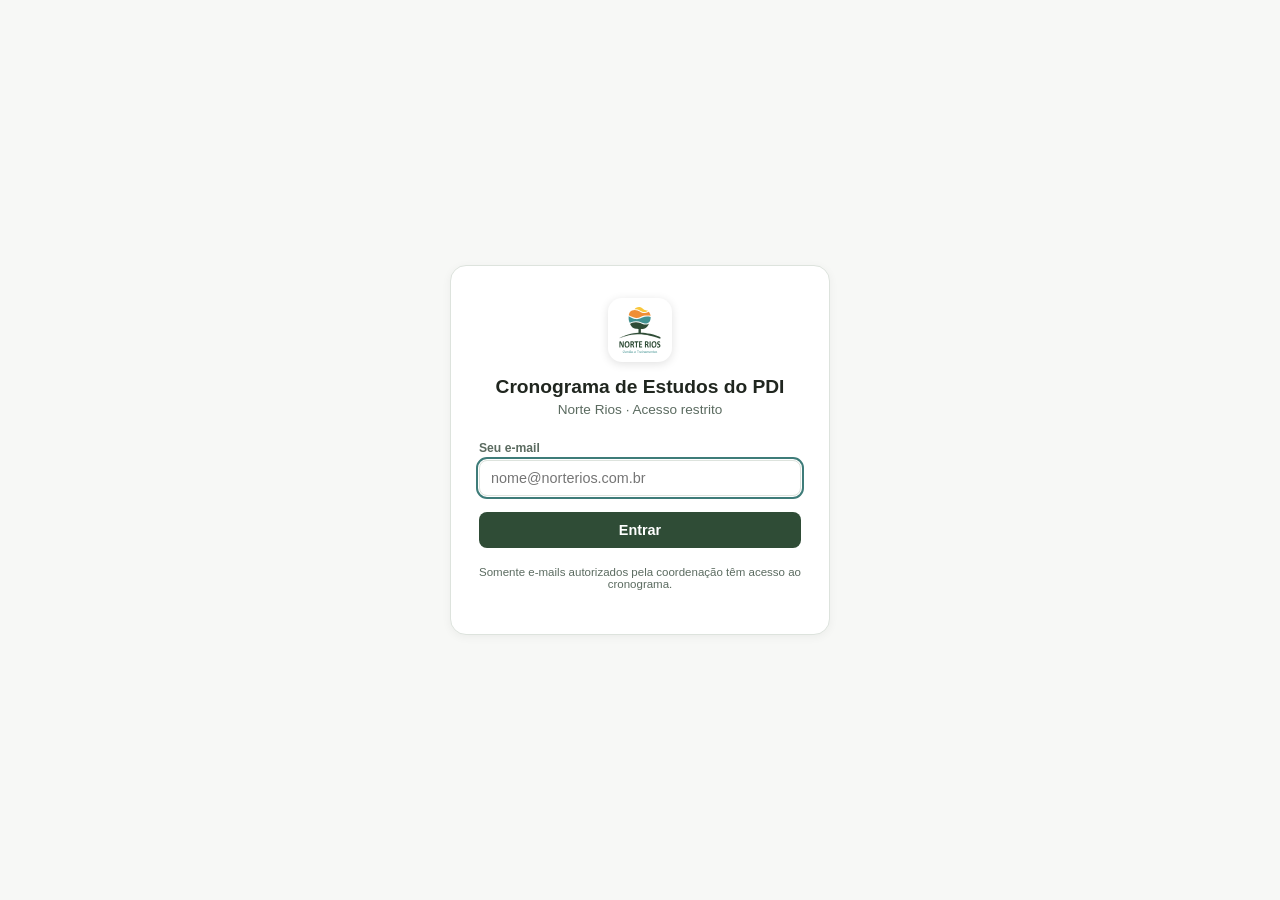
<file: login.html>
<!DOCTYPE html>
<html lang="pt-BR">
<head>
<meta charset="UTF-8">
<meta name="viewport" content="width=device-width, initial-scale=1.0">
<title>Entrar · Cronograma de Estudos do PDI</title>
<link rel="stylesheet" href="css/theme.css">
<link rel="stylesheet" href="css/login.css">
</head>
<body>

<form class="login-card" id="loginForm" novalidate>
  <div class="logo-badge">
    <img src="assets/img/logo.svg" alt="Norte Rios">
  </div>
  <h1>Cronograma de Estudos do PDI</h1>
  <p class="sub">Norte Rios · Acesso restrito</p>

  <div class="field">
    <label for="inpEmail">Seu e-mail</label>
    <input type="email" id="inpEmail" placeholder="nome@norterios.com.br" autocomplete="email" required autofocus>
  </div>
  <button type="submit" class="btn-primary">Entrar</button>

  <div class="error" id="errBox" hidden><b>Acesso negado.</b> Este e-mail não está registrado no sistema.</div>
  <p class="footnote">Somente e-mails autorizados pela coordenação têm acesso ao cronograma.</p>
</form>

<script src="js/login.js"></script>

</body>
</html>
</file>
<file: css/theme.css>
:root{
  --dark-green:#2F4C36; --orange:#E68B35; --teal:#3E7C79; --light-teal:#E8F1F0;
  --bg:#F7F8F6; --card-bg:#FFFFFF; --text:#20261F; --muted:#5B6B60; --border:#DDE3DD;
}
@media (prefers-color-scheme: dark){
  :root:not([data-theme="light"]){ --bg:#181D19; --card-bg:#212823; --text:#EAF0EA; --muted:#9FB0A4; --border:#333D35; --light-teal:#243330; }
}
:root[data-theme="dark"]{ --bg:#181D19; --card-bg:#212823; --text:#EAF0EA; --muted:#9FB0A4; --border:#333D35; --light-teal:#243330; }
*{box-sizing:border-box;}
</file>
<file: css/main.css>
body{margin:0; font-family:Calibri,'Segoe UI',Arial,sans-serif; background:var(--bg); color:var(--text);}
.topbar{background:linear-gradient(120deg,var(--dark-green),var(--teal)); color:#fff; padding:16px 20px 20px; position:relative;}
.topbar h1{margin:0; font-size:1.35rem;}
.topbar p{margin:4px 0 0; opacity:.9; font-size:.85rem;}
.wrap{max-width:1000px; margin:20px auto 40px; padding:0 14px; position:relative; z-index:1;}
.card{background:var(--card-bg); border:1px solid var(--border); border-radius:12px; padding:16px 18px; margin-bottom:16px; box-shadow:0 2px 10px rgba(0,0,0,.05); transition:box-shadow .2s;}
.summary-grid{display:grid; grid-template-columns:repeat(auto-fit,minmax(150px,1fr)); gap:10px;}
.stat{background:var(--light-teal); border-radius:10px; padding:10px 12px;}
.stat .num{font-size:1.35rem; font-weight:700; color:var(--dark-green);}
.stat .lbl{font-size:.72rem; color:var(--muted);}
.ring-wrap{display:flex; align-items:center; gap:16px; flex-wrap:wrap;}
.ring{width:84px; height:84px; border-radius:50%; display:flex; align-items:center; justify-content:center; flex:none;
      background:conic-gradient(var(--teal) calc(var(--pct)*1%), var(--border) 0); transition:background 1s;}
.ring-inner{width:64px; height:64px; border-radius:50%; background:var(--card-bg); display:flex; align-items:center; justify-content:center; font-weight:700; font-size:.95rem;}
.next-session{background:var(--light-teal); border-radius:10px; padding:10px 12px; font-size:.85rem;}
.next-session b{color:var(--dark-green);}
.tabs{display:flex; gap:6px; margin:14px 0; flex-wrap:wrap;}
.tab-btn{background:var(--card-bg); border:1px solid var(--border); color:var(--text); padding:8px 13px; border-radius:999px; cursor:pointer; font-size:.82rem; font-weight:600; transition:transform .12s;}
.tab-btn:hover{transform:translateY(-1px);}
.tab-btn.active{background:var(--dark-green); color:#fff; border-color:var(--dark-green);}
.tab-panel{display:none; animation:fadein .25s ease;} .tab-panel.active{display:block;}
@keyframes fadein{from{opacity:0; transform:translateY(4px);} to{opacity:1; transform:translateY(0);}}
details.year-block{margin-bottom:14px; border:1px solid var(--border); border-radius:10px; overflow:hidden;}
details.year-block summary{background:var(--dark-green); color:#fff; padding:10px 14px; cursor:pointer; font-weight:700; list-style:none;}
details.year-block summary::-webkit-details-marker{display:none;}
.month-card{border-top:1px solid var(--border); padding:12px 14px;}
.month-card.current{background:var(--light-teal);}
.month-head{display:flex; justify-content:space-between; align-items:center; flex-wrap:wrap; gap:6px;}
.month-head h4{margin:0; font-size:1rem;}
.badge{display:inline-block; background:var(--orange); color:#fff; font-size:.7rem; font-weight:700; padding:2px 9px; border-radius:999px;}
.badge.alt{background:var(--teal);}
.course-line{display:flex; justify-content:space-between; gap:8px; padding:6px 0; border-bottom:1px dashed var(--border); font-size:.83rem;}
.course-line:last-child{border-bottom:none;}
.course-line .name{flex:1;}
.progress-bar{background:var(--border); border-radius:6px; height:7px; overflow:hidden; margin-top:3px;}
.progress-fill{background:var(--teal); height:100%; transition:width .4s;}
select,input[type=text],input[type=date],input[type=number],textarea{
  font-family:inherit; font-size:.85rem; padding:6px 8px; border:1px solid var(--border); border-radius:7px; background:var(--card-bg); color:var(--text); width:100%;
}
textarea{resize:vertical; min-height:38px;}
.filters{display:flex; gap:8px; margin-bottom:12px; flex-wrap:wrap; align-items:center;}
.filters select, .filters input[type=text]{width:auto; min-width:150px;}
.eixo-tag{font-size:.68rem; font-weight:700; padding:2px 8px; border-radius:6px; background:var(--light-teal); color:var(--dark-green); white-space:nowrap;}
.saved-flag{font-size:.75rem; color:var(--teal); font-weight:600; opacity:0; transition:opacity .3s;}
.saved-flag.show{opacity:1;}
.small-note{font-size:.76rem; color:var(--muted); margin-top:4px;}
.an-table{width:100%; border-collapse:collapse; font-size:.85rem;}
.an-table th,.an-table td{border:1px solid var(--border); padding:6px 8px; text-align:left;}
.an-table th{background:var(--light-teal);}
.an-table td.num{text-align:right; font-variant-numeric:tabular-nums;}
.eixo-progress-row{display:flex; align-items:center; gap:8px; margin-bottom:8px;}
.eixo-progress-row .name{width:230px; font-size:.83rem;}
.eixo-progress-row .bar-wrap{flex:1;}
.eixo-progress-row .pct{width:50px; text-align:right; font-size:.78rem; font-weight:700;}
.eixo-dot{display:inline-block; width:9px; height:9px; border-radius:50%; margin-right:5px; vertical-align:middle;}
.ind-grid{display:grid; grid-template-columns:repeat(auto-fit,minmax(230px,1fr)); gap:12px; margin-bottom:16px;}
.ind-card{background:var(--card-bg); border:1px solid var(--border); border-left:5px solid var(--teal); border-radius:10px; padding:12px 14px;}
.ind-card h4{margin:0 0 8px; font-size:.92rem; display:flex; align-items:center;}
.ind-card .ind-row{display:flex; justify-content:space-between; font-size:.8rem; margin-bottom:4px;}
.ind-card .ind-row b{color:var(--dark-green);}
.ind-card .ind-pace{margin-top:6px; font-size:.74rem; color:var(--muted); border-top:1px dashed var(--border); padding-top:6px;}
.complete-btn{background:var(--teal); color:#fff; border:none; border-radius:6px; padding:3px 9px; font-size:.72rem; cursor:pointer; white-space:nowrap;}
.complete-btn:hover{background:var(--dark-green);}
.complete-btn[disabled]{background:var(--border); cursor:default;}
.course-card.card-done{border-left:5px solid var(--teal); background:var(--light-teal);}
.course-card.card-done .course-name{text-decoration:line-through; opacity:.75;}
.toast{
  position:fixed; left:50%; bottom:24px; transform:translateX(-50%) translateY(20px);
  background:var(--dark-green); color:#fff; padding:12px 22px; border-radius:999px; font-weight:700; font-size:.9rem;
  box-shadow:0 6px 20px rgba(0,0,0,.25); opacity:0; pointer-events:none; transition:opacity .25s, transform .25s; z-index:80;
}
.toast.show{opacity:1; transform:translateX(-50%) translateY(0);}
.btn-primary{background:var(--dark-green); color:#fff; border:none; padding:9px 18px; border-radius:8px; cursor:pointer; font-weight:600; font-size:.88rem;}
.btn-primary:hover{opacity:.9;}
.btn-secondary{background:var(--card-bg); color:var(--text); border:1px solid var(--border); padding:8px 15px; border-radius:8px; cursor:pointer; font-size:.85rem;}
.btn-secondary:hover{background:var(--light-teal);}
.form-grid{display:grid; grid-template-columns:repeat(auto-fit,minmax(140px,1fr)); gap:10px; align-items:end;}
.form-grid label{font-size:.74rem; color:var(--muted); display:block; margin-bottom:3px;}
.session-item{display:flex; justify-content:space-between; gap:8px; align-items:center; padding:8px 0; border-bottom:1px solid var(--border); font-size:.85rem;}
.streak-box{display:flex; gap:14px; flex-wrap:wrap; margin-bottom:14px;}
.streak-chip{background:var(--light-teal); border-radius:10px; padding:10px 16px; text-align:center;}
.streak-chip .n{font-size:1.5rem; font-weight:800; color:var(--orange);}
.streak-chip .l{font-size:.72rem; color:var(--muted);}
.heatmap{display:grid; grid-template-columns:repeat(20,14px); gap:3px; margin-top:8px;}
.heat-cell{width:14px; height:14px; border-radius:3px; background:var(--border);}
.heat-1{background:#bcd9d3;} .heat-2{background:#7fb3ab;} .heat-3{background:var(--teal);} .heat-4{background:var(--dark-green);}
.skip-list-item{display:flex; justify-content:space-between; padding:4px 0; font-size:.8rem; border-bottom:1px dashed var(--border);}
.footer-note{font-size:.72rem; color:var(--muted); text-align:center; margin:24px 0 6px;}
.iconbtn{background:none; border:1px solid var(--border); border-radius:6px; cursor:pointer; padding:3px 7px; font-size:.8rem; color:var(--text);}
.iconbtn:hover{background:var(--light-teal);}

.logout-fab{
  position:fixed; left:16px; bottom:16px; z-index:70;
  background:var(--card-bg); color:var(--text); border:1px solid var(--border);
  padding:10px 16px; border-radius:999px; font-weight:600; font-size:.85rem; cursor:pointer;
  box-shadow:0 4px 14px rgba(0,0,0,.18);
}
.logout-fab:hover{background:var(--light-teal); border-color:var(--teal);}

/* course cards */
.course-card{
  background:var(--card-bg); border:1px solid var(--border); border-radius:10px; padding:12px 14px; margin-bottom:10px;
  cursor:grab; transition:transform .15s, box-shadow .15s;
}
.course-card.dragging{opacity:.4;}
.course-card.drag-over{border-color:var(--teal); box-shadow:0 0 0 2px var(--teal) inset;}
.course-card-head{display:flex; align-items:center; gap:8px; flex-wrap:wrap;}
.drag-handle{color:var(--muted); cursor:grab; font-size:1.5rem; user-select:none; touch-action:none; padding:6px 10px; margin:-6px 0 -6px -6px; border-radius:6px;}
.drag-handle:active{cursor:grabbing; background:var(--light-teal);}
.course-card-head .course-name{font-weight:700; flex:1; min-width:180px;}
.ch-input{width:70px; display:inline-block;}
.course-card-body{display:grid; grid-template-columns:repeat(auto-fit,minmax(160px,1fr)); gap:8px; margin-top:10px;}
.course-card-body label{font-size:.72rem; color:var(--muted); display:block; margin-bottom:2px;}
.inst-line{font-size:.76rem; color:var(--muted); margin-top:2px; margin-left:24px;}
.status-select.st-concluido{border-color:var(--teal); background:var(--light-teal);}

/* tools panel */
.tools-toggle{
  position:absolute; right:14px; top:14px; background:rgba(255,255,255,.18); border:1px solid rgba(255,255,255,.4);
  color:#fff; padding:6px 12px; border-radius:8px; font-size:.78rem; cursor:pointer;
}
.tools-toggle:hover{background:rgba(255,255,255,.3);}
.tools-panel{display:none; margin-top:10px;}
.tools-panel.show{display:block;}
.tools-panel .card{background:rgba(255,255,255,.12); border:1px solid rgba(255,255,255,.3); box-shadow:none;}
.tool-row{display:flex; align-items:center; gap:10px; padding:8px 0; border-bottom:1px solid rgba(255,255,255,.2); flex-wrap:wrap;}
.tool-row:last-child{border-bottom:none;}
.tool-row .txt{flex:1; min-width:200px;}
.tool-row .txt b{display:block; font-size:.88rem;}
.tool-row .txt span{font-size:.76rem; opacity:.85;}
.tools-panel button{background:rgba(255,255,255,.9); color:var(--dark-green); border:none; padding:7px 14px; border-radius:7px; font-weight:600; cursor:pointer; font-size:.8rem;}
.topbar-inner{display:flex; align-items:center; gap:14px;}
.logo-badge{
  background:#fff; border-radius:14px; padding:7px; width:58px; height:58px; flex:none;
  display:flex; align-items:center; justify-content:center; box-shadow:0 2px 10px rgba(0,0,0,.18);
}
.logo-badge svg, .logo-badge img{width:100%; height:100%; display:block;}

.modal-bg{position:fixed; inset:0; background:rgba(0,0,0,.5); display:none; align-items:center; justify-content:center; z-index:50; padding:16px;}
.modal-bg.show{display:flex;}
.modal{background:var(--card-bg); border-radius:12px; padding:18px; max-width:560px; width:100%; max-height:80vh; overflow:auto;}
.modal textarea{height:160px; font-family:monospace; font-size:.75rem;}

@media print{
  .tools-toggle, .tabs, .btn-primary, .btn-secondary, input, select, .drag-handle, .logout-fab{display:none !important;}
  .tab-panel{display:block !important;}
  body{background:#fff;}
}
</file>
<file: css/login.css>
:root{ --error-bg:#FBEBDD; --error-border:#E68B35; }
@media (prefers-color-scheme: dark){
  :root:not([data-theme="light"]){ --error-bg:#3A2E1D; }
}
:root[data-theme="dark"]{ --error-bg:#3A2E1D; }
body{
  margin:0; min-height:100vh; display:flex; align-items:center; justify-content:center; padding:20px;
  font-family:Calibri,'Segoe UI',Arial,sans-serif; background:var(--bg); color:var(--text);
}
.login-card{
  background:var(--card-bg); border:1px solid var(--border); border-radius:16px; padding:32px 28px;
  max-width:380px; width:100%; box-shadow:0 2px 10px rgba(0,0,0,.05); text-align:center;
}
.logo-badge{
  background:#fff; border-radius:14px; padding:9px; width:64px; height:64px; margin:0 auto 14px;
  display:flex; align-items:center; justify-content:center; box-shadow:0 2px 10px rgba(0,0,0,.12);
}
.logo-badge svg, .logo-badge img{width:100%; height:100%; display:block;}
h1{margin:0 0 4px; font-size:1.2rem; color:var(--text);}
.sub{margin:0 0 24px; font-size:.85rem; color:var(--muted);}
.field{text-align:left; margin-bottom:16px;}
label{display:block; font-size:.76rem; color:var(--muted); margin-bottom:5px; font-weight:600;}
input[type=email]{
  width:100%; font-family:inherit; font-size:.9rem; padding:9px 11px;
  border:1px solid var(--border); border-radius:8px; background:var(--card-bg); color:var(--text);
}
input[type=email]:focus{outline:2px solid var(--teal); outline-offset:1px;}
.btn-primary{
  width:100%; background:var(--dark-green); color:#fff; border:none; padding:10px 18px;
  border-radius:8px; cursor:pointer; font-weight:600; font-size:.9rem; font-family:inherit;
}
.btn-primary:hover{opacity:.9;}
.error{
  margin-top:14px; text-align:left; background:var(--error-bg); border:1px solid var(--error-border);
  border-radius:8px; padding:10px 12px; font-size:.8rem; color:var(--text);
}
.error b{color:var(--error-border);}
.footnote{margin-top:18px; font-size:.72rem; color:var(--muted);}
</file>
